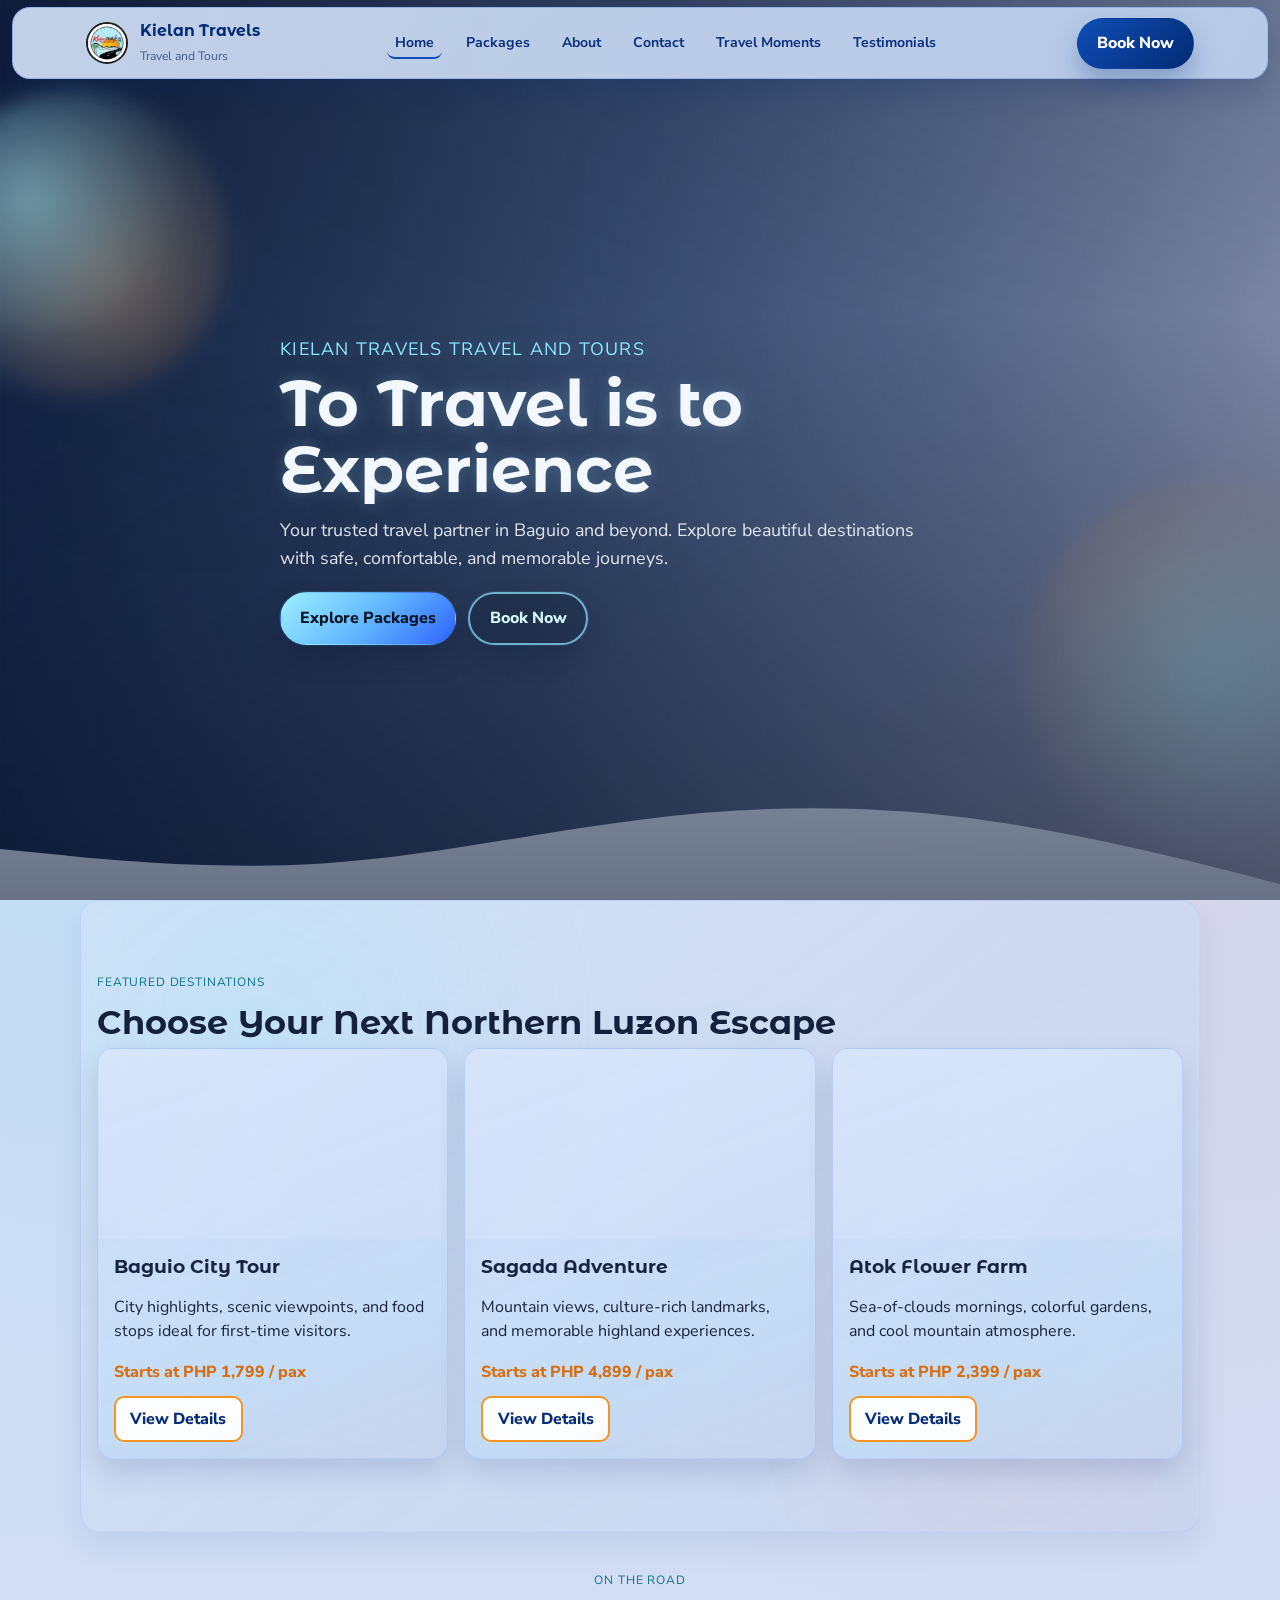
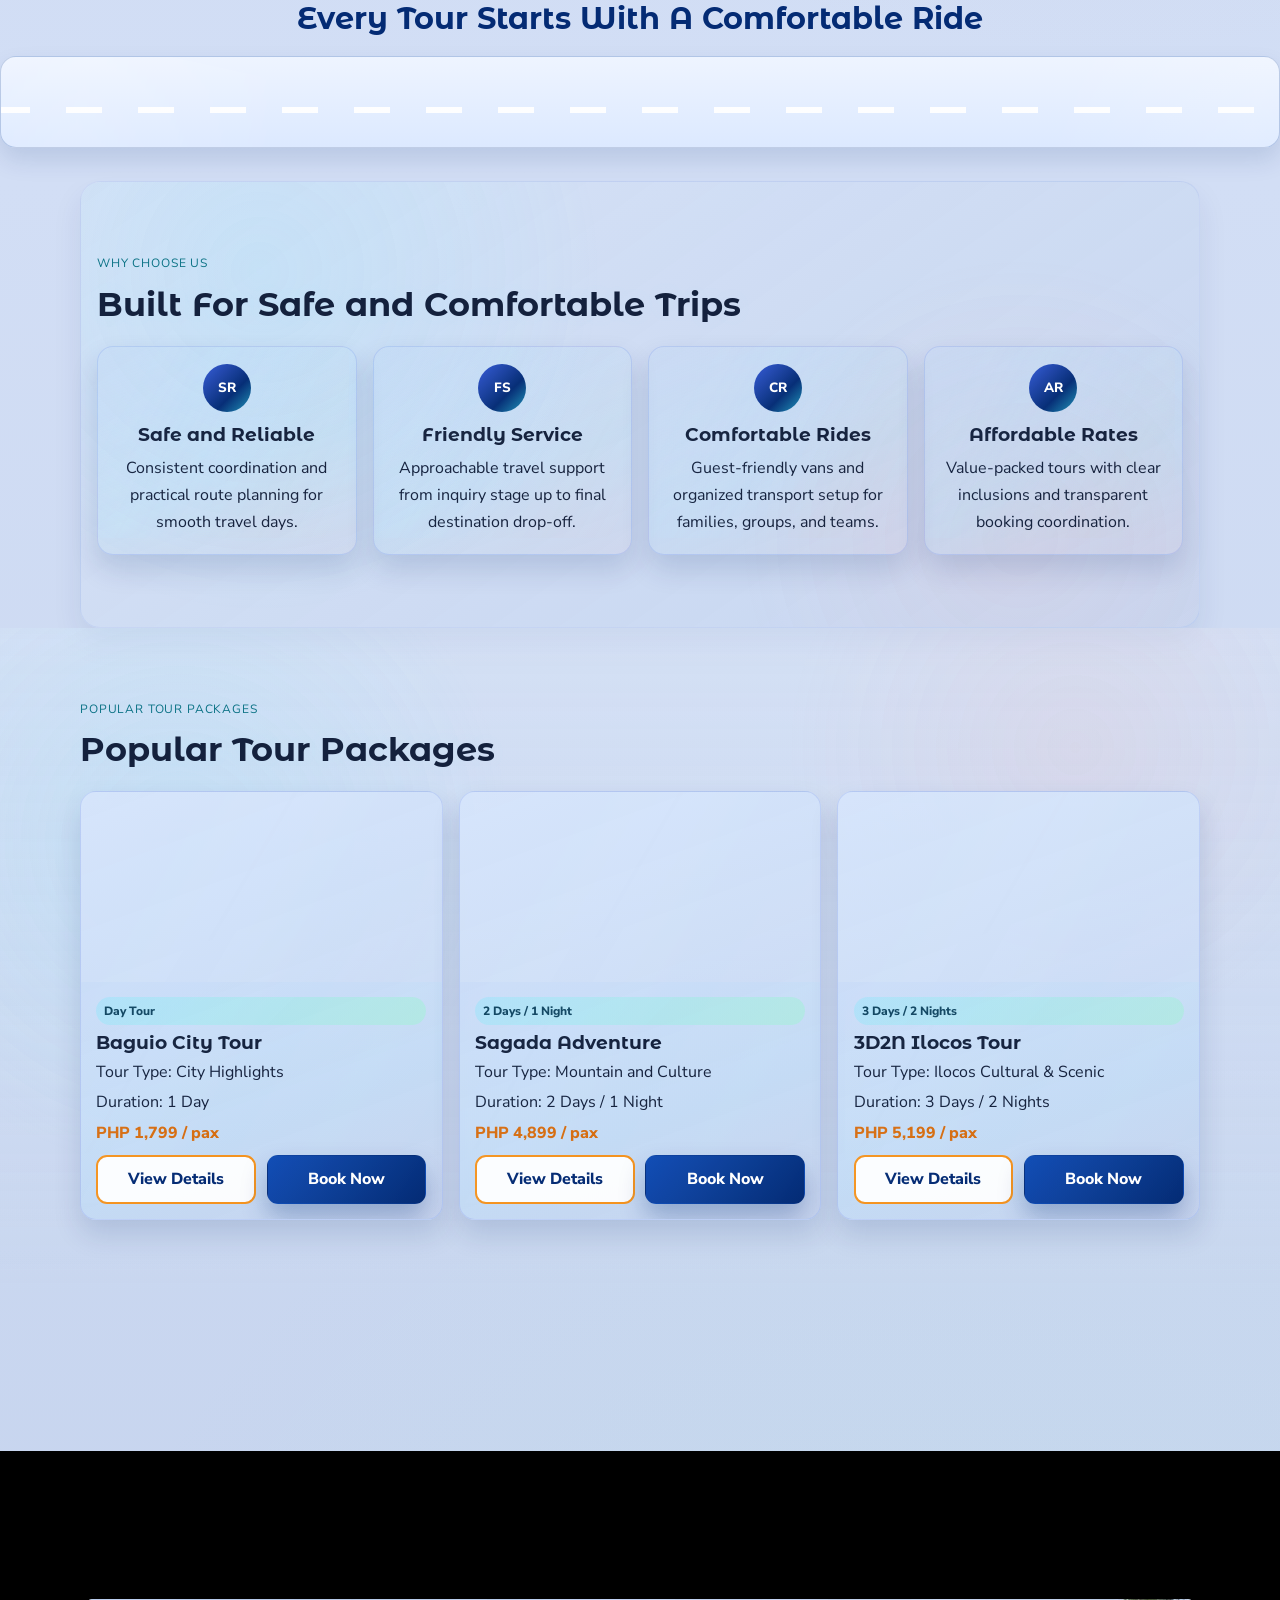
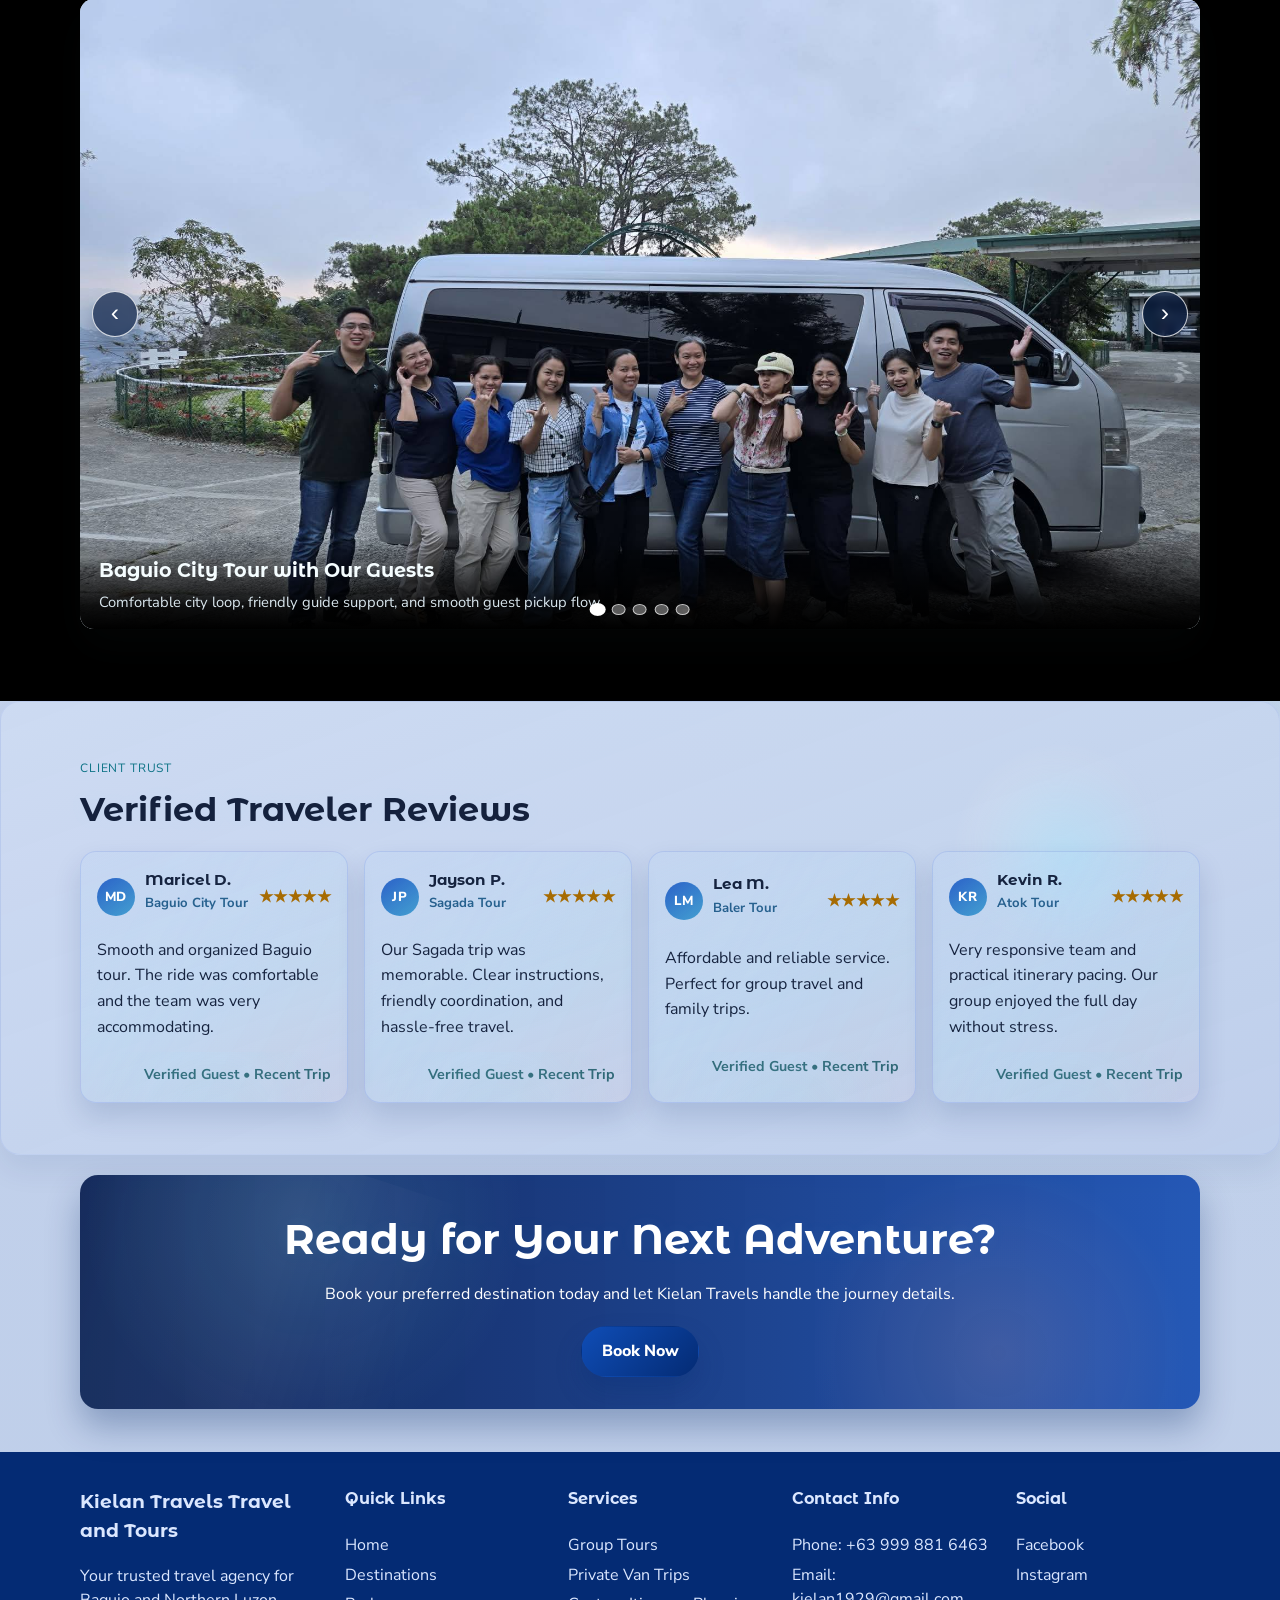
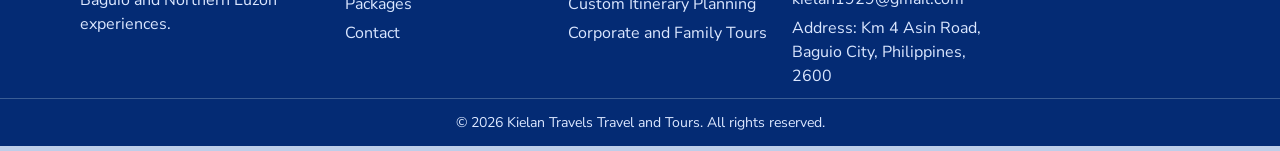
<file: index.html>
<!DOCTYPE html>
<html lang="en">
<head>
  <meta charset="UTF-8" />
  <meta name="viewport" content="width=device-width, initial-scale=1.0" />
  <title>Kielan Travels Travel and Tours | Baguio Tours and Transport</title>
  <meta
    name="description"
    content="Kielan Travels Travel and Tours is a Baguio-based travel and tour agency and transport service provider for Northern Luzon destinations."
  />
  <link rel="preconnect" href="https://fonts.googleapis.com" />
  <link rel="preconnect" href="https://fonts.gstatic.com" crossorigin />
  <link
    href="https://fonts.googleapis.com/css2?family=Montserrat+Alternates:wght@400;600;700;800&family=Nunito+Sans:wght@400;600;700&display=swap"
    rel="stylesheet"
  />
  <link rel="icon" type="image/jpeg" href="assets/logo.jpg" />
  <link rel="apple-touch-icon" href="assets/logo.jpg" />
  <link rel="stylesheet" href="styles.css?v=20260525" />
</head>
<body class="home-page">
  <header class="site-header" id="top">
    <nav class="navbar container">
      <a class="brand" href="#top" aria-label="Kielan Travels homepage">
        <img src="assets/logo.jpg" alt="Kielan Travels logo" />
        <div>
          <strong>Kielan Travels</strong>
          <span>Travel and Tours</span>
        </div>
      </a>

      <button class="nav-toggle" aria-label="Open menu" aria-expanded="false" aria-controls="nav-links">☰</button>

      <ul class="nav-links" id="nav-links">
        <li><a href="#top" class="is-active">Home</a></li>
        <li><a href="packages.html">Packages</a></li>
        <li><a href="about.html">About</a></li>
        <li><a href="contact.html">Contact</a></li>
        <li><a href="#featured-moments">Travel Moments</a></li>
        <li><a href="#testimonials">Testimonials</a></li>
        <li class="nav-mobile-book"><a href="booking.html#booking-form" class="btn btn-primary">Book Now</a></li>
      </ul>

      <a href="booking.html#booking-form" class="btn btn-primary nav-book-btn">Book Now</a>
    </nav>
  </header>

  <main>
    <section class="hero-visual reveal">
      <div class="hero-overlay">
        <div class="container hero-inner">
          <p class="eyebrow">Kielan Travels Travel and Tours</p>
          <h1>To Travel is to Experience</h1>
          <p>
            Your trusted travel partner in Baguio and beyond. Explore beautiful destinations with
            safe, comfortable, and memorable journeys.
          </p>
          <div class="hero-actions">
            <a href="#packages" class="btn btn-primary">Explore Packages</a>
            <a href="booking.html#booking-form" class="btn btn-outline">Book Now</a>
          </div>
        </div>
      </div>
      <div class="hero-wave" aria-hidden="true">
        <svg viewBox="0 0 1440 140" preserveAspectRatio="none">
          <path d="M0,88L60,93.3C120,99,240,109,360,102.7C480,96,600,72,720,58.7C840,45,960,43,1080,56C1200,69,1320,96,1380,109.3L1440,123L1440,140L1380,140C1320,140,1200,140,1080,140C960,140,840,140,720,140C600,140,480,140,360,140C240,140,120,140,60,140L0,140Z"></path>
        </svg>
      </div>
    </section>

    <section class="destinations section container" id="destinations">
      <div class="section-title">
        <p class="eyebrow">Featured Destinations</p>
        <h2>Choose Your Next Northern Luzon Escape</h2>
      </div>
      <div class="grid cards-3 featured-destination-grid">
        <article class="destination-card reveal">
          <img src="assets/images/destinations/baguio-burnham.png" alt="Baguio city park and road view" loading="lazy" decoding="async" />
          <div>
            <h3>Baguio City Tour</h3>
            <p>City highlights, scenic viewpoints, and food stops ideal for first-time visitors.</p>
            <p class="card-price">Starts at PHP 1,799 / pax</p>
            <a href="package-details.html?id=baguio-city" class="btn btn-outline card-btn">View Details</a>
          </div>
        </article>
        <article class="destination-card reveal">
          <img src="assets/images/destinations/sagada-sea-of-clouds.png" alt="Sagada mountain and sea of clouds landscape" loading="lazy" decoding="async" />
          <div>
            <h3>Sagada Adventure</h3>
            <p>Mountain views, culture-rich landmarks, and memorable highland experiences.</p>
            <p class="card-price">Starts at PHP 4,899 / pax</p>
            <a href="package-details.html?id=sagada-tour" class="btn btn-outline card-btn">View Details</a>
          </div>
        </article>
        <article class="destination-card reveal">
          <img src="assets/images/destinations/atok-flower-mountain.png" alt="Atok flower mountain destination view" loading="lazy" decoding="async" />
          <div>
            <h3>Atok Flower Farm</h3>
            <p>Sea-of-clouds mornings, colorful gardens, and cool mountain atmosphere.</p>
            <p class="card-price">Starts at PHP 2,399 / pax</p>
            <a href="package-details.html?id=atok-tour" class="btn btn-outline card-btn">View Details</a>
          </div>
        </article>
      </div>
    </section>

    <section class="road-strip section reveal" aria-label="Travel animation divider">
      <div class="container road-strip-inner">
        <p class="eyebrow">On The Road</p>
        <h2>Every Tour Starts With A Comfortable Ride</h2>
      </div>
      <div class="road-lane" aria-hidden="true">
        <div class="lane-markings"></div>
        <div class="car-drive">
          <span class="car-body"></span>
          <span class="car-top"></span>
          <span class="wheel wheel-front"></span>
          <span class="wheel wheel-back"></span>
        </div>
      </div>
    </section>

    <section class="why section container" id="why-kielan">
      <div class="section-title reveal">
        <p class="eyebrow">Why Choose Us</p>
        <h2>Built For Safe and Comfortable Trips</h2>
      </div>
      <div class="grid cards-4 trust-grid">
        <article class="benefit reveal trust-card">
          <span class="trust-icon" aria-hidden="true">SR</span>
          <h3>Safe and Reliable</h3>
          <p>Consistent coordination and practical route planning for smooth travel days.</p>
        </article>
        <article class="benefit reveal trust-card">
          <span class="trust-icon" aria-hidden="true">FS</span>
          <h3>Friendly Service</h3>
          <p>Approachable travel support from inquiry stage up to final destination drop-off.</p>
        </article>
        <article class="benefit reveal trust-card">
          <span class="trust-icon" aria-hidden="true">CR</span>
          <h3>Comfortable Rides</h3>
          <p>Guest-friendly vans and organized transport setup for families, groups, and teams.</p>
        </article>
        <article class="benefit reveal trust-card">
          <span class="trust-icon" aria-hidden="true">AR</span>
          <h3>Affordable Rates</h3>
          <p>Value-packed tours with clear inclusions and transparent booking coordination.</p>
        </article>
      </div>
    </section>

    <section class="packages section" id="packages">
      <div class="container">
        <div class="section-title reveal">
          <p class="eyebrow">Popular tour packages</p>
          <h2>Popular Tour Packages</h2>
        </div>

        <div class="grid cards-3 package-showcase-grid">
          <article class="package-card reveal package-showcase-card">
            <img src="assets/images/destinations/baguio-burnham.png" alt="Baguio city tour destination" loading="lazy" decoding="async" />
            <div class="package-showcase-content">
              <span class="tag">Day Tour</span>
              <h3>Baguio City Tour</h3>
              <p>Tour Type: City Highlights</p>
              <p>Duration: 1 Day</p>
              <p class="card-price">PHP 1,799 / pax</p>
              <div class="card-actions">
                <a href="package-details.html?id=baguio-city" class="btn btn-outline card-btn">View Details</a>
                <a href="booking.html?package=baguio-city" class="btn btn-primary card-btn">Book Now</a>
              </div>
            </div>
          </article>

          <article class="package-card reveal package-showcase-card">
            <img src="assets/images/destinations/sagada-sea-of-clouds.png" alt="Sagada mountain destination view" loading="lazy" decoding="async" />
            <div class="package-showcase-content">
            <span class="tag">2 Days / 1 Night</span>
              <h3>Sagada Adventure</h3>
              <p>Tour Type: Mountain and Culture</p>
              <p>Duration: 2 Days / 1 Night</p>
              <p class="card-price">PHP 4,899 / pax</p>
              <div class="card-actions">
                <a href="package-details.html?id=sagada-tour" class="btn btn-outline card-btn">View Details</a>
                <a href="booking.html?package=sagada-tour" class="btn btn-primary card-btn">Book Now</a>
              </div>
            </div>
          </article>

          <article class="package-card reveal package-showcase-card">
            <img src="assets/images/destinations/Patar.png" alt="Ilocos destination landscape" loading="lazy" decoding="async" />
            <div class="package-showcase-content">
            <span class="tag">3 Days / 2 Nights</span>
              <h3>3D2N Ilocos Tour</h3>
              <p>Tour Type: Ilocos Cultural & Scenic</p>
              <p>Duration: 3 Days / 2 Nights</p>
              <p class="card-price">PHP 5,199 / pax</p>
              <div class="card-actions">
                <a href="package-details.html?id=ilocos-tour" class="btn btn-outline card-btn">View Details</a>
                <a href="booking.html?package=ilocos-tour" class="btn btn-primary card-btn">Book Now</a>
              </div>
            </div>
          </article>
        </div>
      </div>
    </section>

    <section class="social-proof section container" aria-label="Kielan Travels social proof">
      <div class="grid cards-4 social-proof-grid">
        <article class="social-proof-card reveal">
          <p class="social-proof-value">100+</p>
          <p class="social-proof-label">Trips Organized</p>
        </article>
        <article class="social-proof-card reveal">
          <p class="social-proof-value">Baguio</p>
          <p class="social-proof-label">Baguio-Based Service</p>
        </article>
        <article class="social-proof-card reveal">
          <p class="social-proof-value">Flexible</p>
          <p class="social-proof-label">Group &amp; Private Tours</p>
        </article>
        <article class="social-proof-card reveal">
          <p class="social-proof-value">North PH</p>
          <p class="social-proof-label">Northern Luzon Destinations</p>
        </article>
      </div>
    </section>

    <section class="featured-moments section" id="featured-moments">
      <div class="container">
        <div class="section-title reveal">
          <p class="eyebrow">Featured Travel Moments</p>
          <h2>Travel Moments with Our Guests</h2>
        </div>

        <div class="moments-carousel reveal" data-carousel>
          <div class="moments-track" aria-live="polite">
            <article class="moment-slide is-active" data-slide>
              <img src="assets/images/moments/moment-1.jpg" alt="Group of guests during Baguio City Tour" loading="lazy" decoding="async" />
              <div class="moment-caption">
                <h3>Baguio City Tour with Our Guests</h3>
                <p>Comfortable city loop, friendly guide support, and smooth guest pickup flow.</p>
              </div>
            </article>
            <article class="moment-slide" data-slide>
              <img src="assets/images/moments/moment-2.jpg" alt="Travelers enjoying a Sagada destination stop" loading="lazy" decoding="async" />
              <div class="moment-caption">
                <h3>Sagada Travel Memories</h3>
                <p>Mountain views and clear coordination from departure to final drop-off.</p>
              </div>
            </article>
            <article class="moment-slide" data-slide>
              <img src="assets/images/moments/moment-3.jpg" alt="Atok group travel photo during mountain adventure" loading="lazy" decoding="async" />
              <div class="moment-caption">
                <h3>Atok Group Adventure</h3>
                <p>Cool-weather highland route paced for photo stops and group comfort.</p>
              </div>
            </article>
            <article class="moment-slide" data-slide>
              <img src="assets/images/moments/moment-4.jpg" alt="Guests during Baler beach trip" loading="lazy" decoding="async" />
              <div class="moment-caption">
                <h3>Baler Beach Trip</h3>
                <p>Coastal escape with practical scheduling and transport handled end-to-end.</p>
              </div>
            </article>
            <article class="moment-slide" data-slide>
              <img src="assets/images/moments/moment-5.jpg" alt="Happy travelers with Kielan Travels" loading="lazy" decoding="async" />
              <div class="moment-caption">
                <h3>Happy Travelers with Kielan Travels</h3>
                <p>Guest-first service that keeps family and barkada trips hassle-free.</p>
              </div>
            </article>
          </div>

          <button class="moment-control moment-prev" type="button" aria-label="Previous travel moment" data-carousel-prev>‹</button>
          <button class="moment-control moment-next" type="button" aria-label="Next travel moment" data-carousel-next>›</button>

          <div class="moment-dots" role="tablist" aria-label="Carousel slide controls">
            <button class="moment-dot is-active" type="button" aria-label="Show slide 1" aria-selected="true" data-carousel-dot="0"></button>
            <button class="moment-dot" type="button" aria-label="Show slide 2" aria-selected="false" data-carousel-dot="1"></button>
            <button class="moment-dot" type="button" aria-label="Show slide 3" aria-selected="false" data-carousel-dot="2"></button>
            <button class="moment-dot" type="button" aria-label="Show slide 4" aria-selected="false" data-carousel-dot="3"></button>
            <button class="moment-dot" type="button" aria-label="Show slide 5" aria-selected="false" data-carousel-dot="4"></button>
          </div>
        </div>
      </div>
    </section>

    <section class="testimonials section" id="testimonials">
      <div class="container">
        <div class="section-title reveal">
          <p class="eyebrow">Client trust</p>
          <h2>Verified Traveler Reviews</h2>
        </div>
        <div id="home-reviews-grid" class="grid cards-4 testimonials-grid" aria-live="polite"></div>
      </div>
    </section>

    <section class="final-cta section reveal" id="book">
      <div class="container final-cta-wrap">
        <h2>Ready for Your Next Adventure?</h2>
        <p>Book your preferred destination today and let Kielan Travels handle the journey details.</p>
        <div class="hero-actions">
          <a href="booking.html#booking-form" class="btn btn-primary">Book Now</a>
        </div>
      </div>
    </section>
  </main>

  <footer class="site-footer">
    <div class="container footer-grid footer-columns">
      <div>
        <h3>Kielan Travels Travel and Tours</h3>
        <p>Your trusted travel agency for Baguio and Northern Luzon experiences.</p>
      </div>
      <div>
        <h4>Quick Links</h4>
        <p><a href="#top">Home</a></p>
        <p><a href="#destinations">Destinations</a></p>
        <p><a href="#packages">Packages</a></p>
        <p><a href="contact.html">Contact</a></p>
      </div>
      <div>
        <h4>Services</h4>
        <p>Group Tours</p>
        <p>Private Van Trips</p>
        <p>Custom Itinerary Planning</p>
        <p>Corporate and Family Tours</p>
      </div>
      <div>
        <h4>Contact Info</h4>
        <p>Phone: +63 999 881 6463</p>
        <p>Email: kielan1929@gmail.com</p>
        <p>Address: Km 4 Asin Road, Baguio City, Philippines, 2600</p>
      </div>
      <div>
        <h4>Social</h4>
        <p><a href="https://www.facebook.com/KielanTravels" target="_blank" rel="noreferrer">Facebook</a></p>
        <p><a href="https://www.instagram.com/kielan_travels/" target="_blank" rel="noreferrer">Instagram</a></p>
      </div>
    </div>
    <p class="copyright">© 2026 Kielan Travels Travel and Tours. All rights reserved.</p>
  </footer>

  <script src="main.js?v=20260530"></script>
  <script src="script.js?v=20260530"></script>
</body>
</html>
</file>
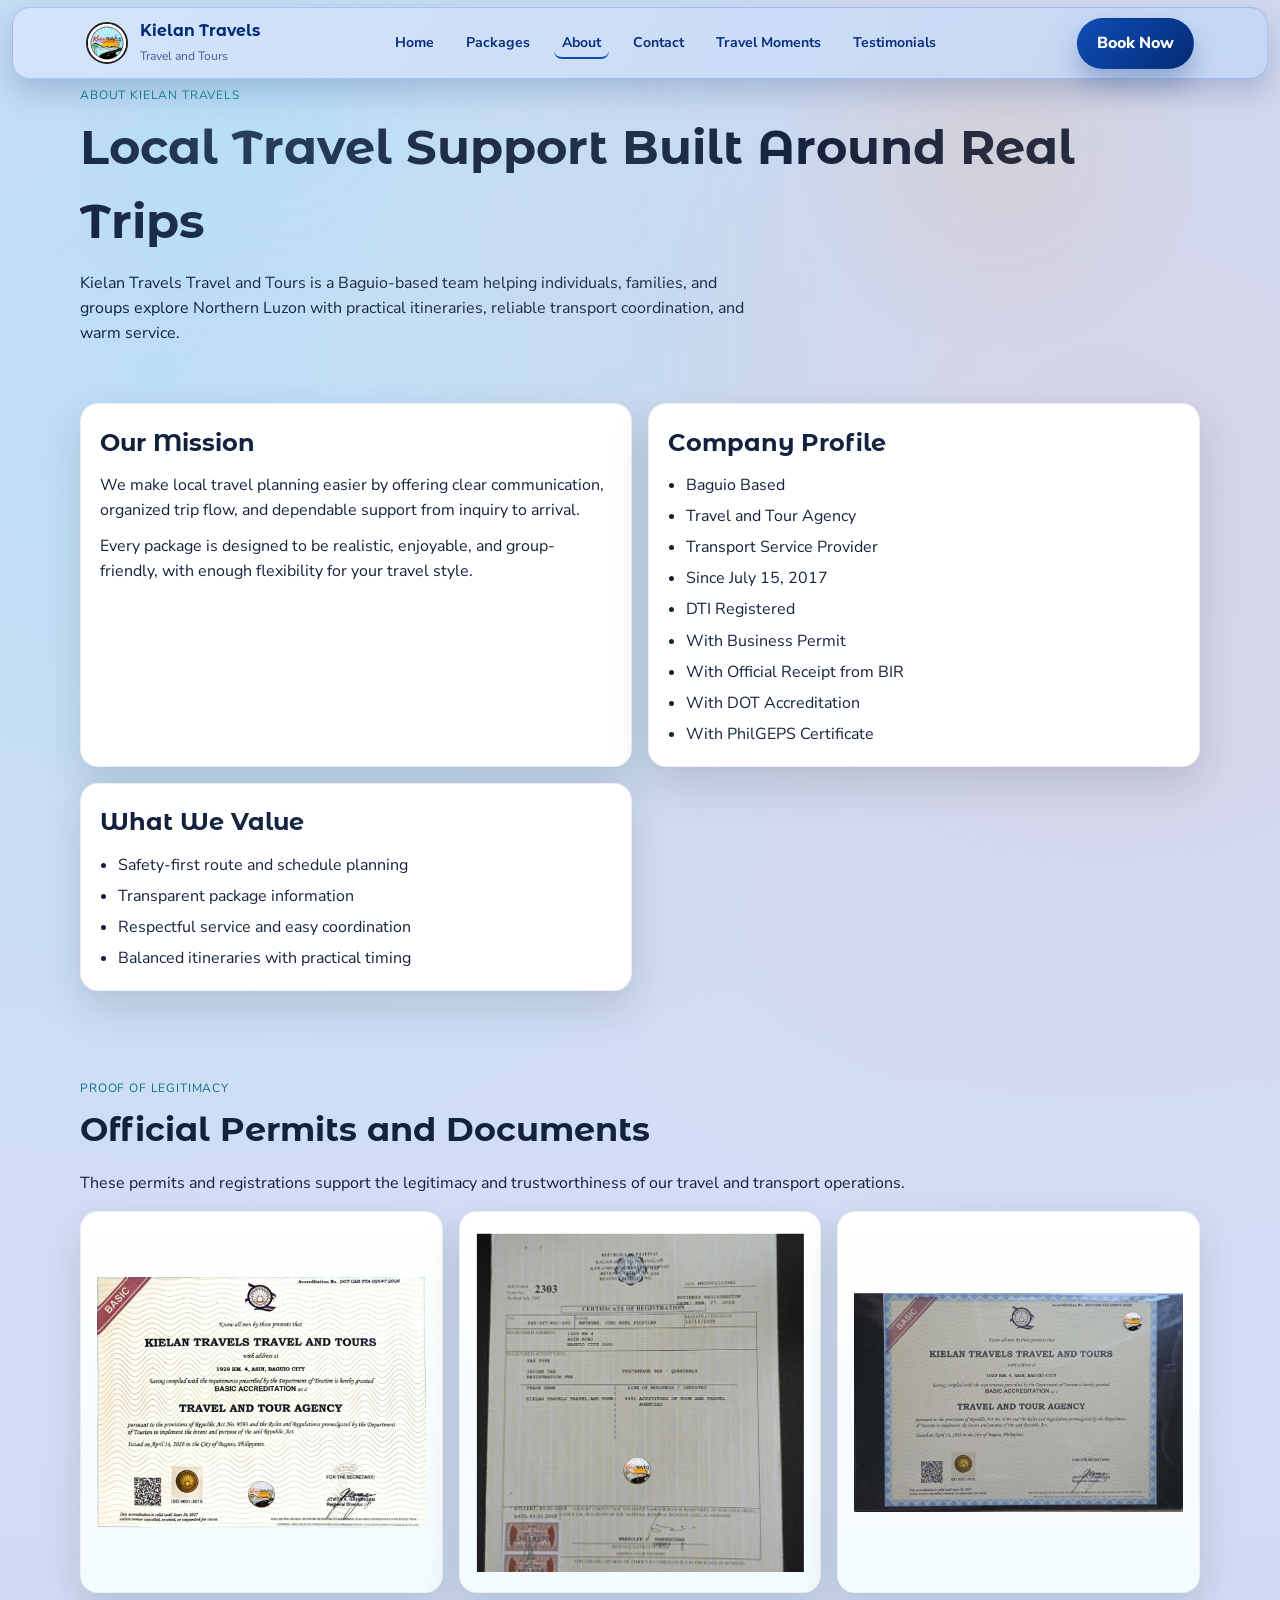
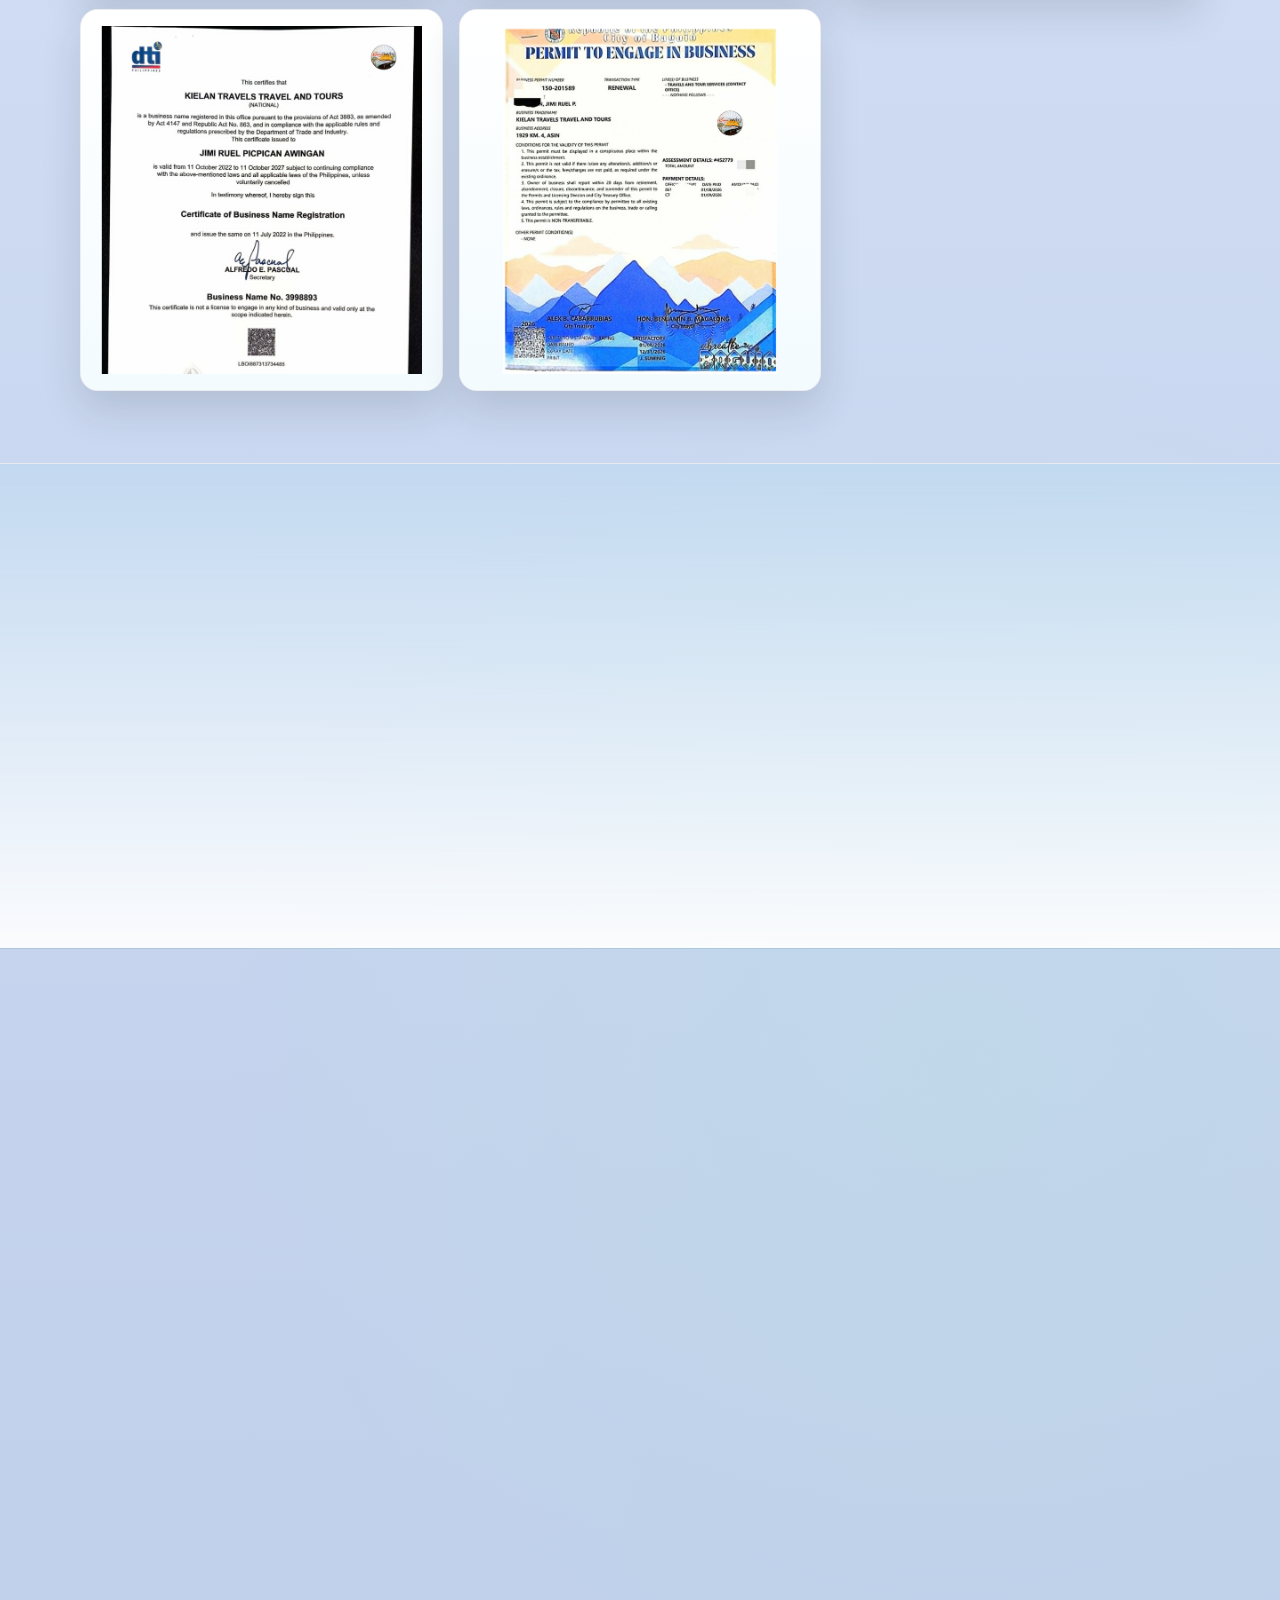
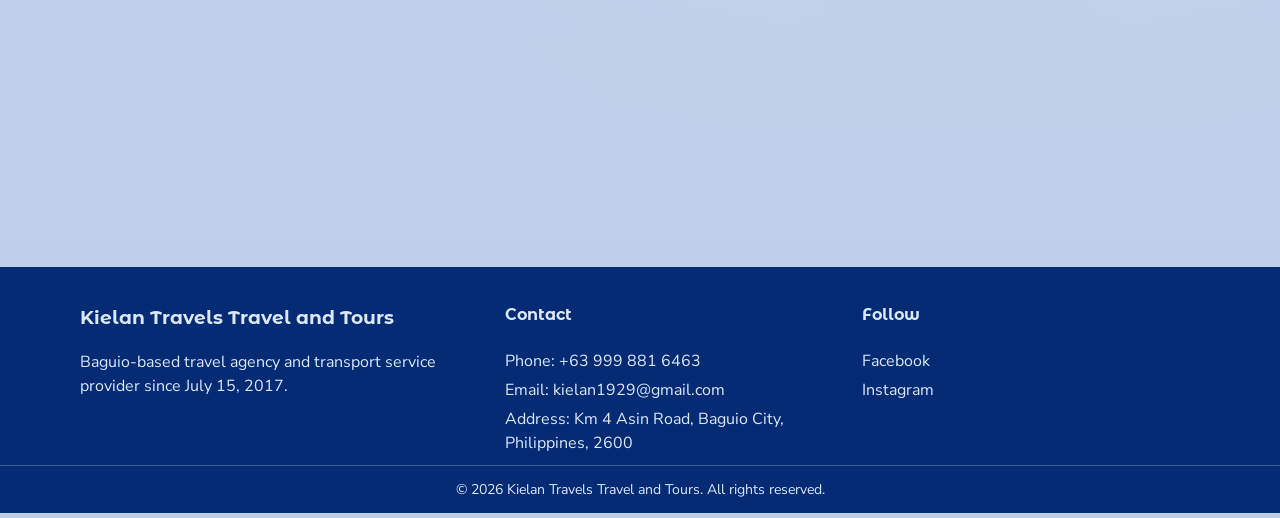
<file: about.html>
<!DOCTYPE html>
<html lang="en">
<head>
  <meta charset="UTF-8" />
  <meta name="viewport" content="width=device-width, initial-scale=1.0" />
  <title>About Us | Kielan Travels Travel and Tours</title>
  <meta
    name="description"
    content="Learn about Kielan Travels, our mission, and why travelers trust our Baguio-based travel and transport services."
  />
  <link rel="preconnect" href="https://fonts.googleapis.com" />
  <link rel="preconnect" href="https://fonts.gstatic.com" crossorigin />
  <link
    href="https://fonts.googleapis.com/css2?family=Montserrat+Alternates:wght@400;600;700;800&family=Nunito+Sans:wght@400;600;700&display=swap"
    rel="stylesheet"
  />
  <link rel="icon" type="image/jpeg" href="assets/logo.jpg" />
  <link rel="apple-touch-icon" href="assets/logo.jpg" />
  <link rel="stylesheet" href="styles.css?v=20260525" />
</head>
<body class="home-page">
  <header class="site-header" id="top">
    <nav class="navbar container">
      <a class="brand" href="index.html" aria-label="Kielan Travels homepage">
        <img src="assets/logo.jpg" alt="Kielan Travels circular company logo" />
        <div>
          <strong>Kielan Travels</strong>
          <span>Travel and Tours</span>
        </div>
      </a>

      <button class="nav-toggle" aria-label="Open menu" aria-expanded="false" aria-controls="nav-links">☰</button>

      <ul class="nav-links" id="nav-links">
        <li><a href="index.html">Home</a></li>
        <li><a href="packages.html">Packages</a></li>
        <li><a href="about.html" class="is-active">About</a></li>
        <li><a href="contact.html">Contact</a></li>
        <li><a href="index.html#featured-moments">Travel Moments</a></li>
        <li><a href="index.html#testimonials">Testimonials</a></li>
        <li class="nav-mobile-book"><a href="booking.html" class="btn btn-primary">Book Now</a></li>
      </ul>

      <a href="booking.html" class="btn btn-primary nav-book-btn">Book Now</a>
    </nav>
  </header>

  <main>
    <section class="page-banner container reveal">
      <p class="eyebrow">About Kielan Travels</p>
      <h1>Local Travel Support Built Around Real Trips</h1>
      <p>
        Kielan Travels Travel and Tours is a Baguio-based team helping individuals, families,
        and groups explore Northern Luzon with practical itineraries, reliable transport
        coordination, and warm service.
      </p>
    </section>

    <section class="section page-content">
      <div class="container page-grid-two">
        <article class="content-card reveal">
          <h2>Our Mission</h2>
          <p>
            We make local travel planning easier by offering clear communication, organized trip
            flow, and dependable support from inquiry to arrival.
          </p>
          <p>
            Every package is designed to be realistic, enjoyable, and group-friendly, with enough
            flexibility for your travel style.
          </p>
        </article>

        <article class="content-card reveal">
          <h2>Company Profile</h2>
          <ul>
            <li>Baguio Based</li>
            <li>Travel and Tour Agency</li>
            <li>Transport Service Provider</li>
            <li>Since July 15, 2017</li>
            <li>DTI Registered</li>
            <li>With Business Permit</li>
            <li>With Official Receipt from BIR</li>
            <li>With DOT Accreditation</li>
            <li>With PhilGEPS Certificate</li>
          </ul>
        </article>

        <article class="content-card reveal">
          <h2>What We Value</h2>
          <ul>
            <li>Safety-first route and schedule planning</li>
            <li>Transparent package information</li>
            <li>Respectful service and easy coordination</li>
            <li>Balanced itineraries with practical timing</li>
          </ul>
        </article>
      </div>
    </section>

    <section class="section page-content">
      <div class="container">
        <div class="section-title reveal">
          <p class="eyebrow">Proof of Legitimacy</p>
          <h2>Official Permits and Documents</h2>
          <p>These permits and registrations support the legitimacy and trustworthiness of our travel and transport operations.</p>
        </div>

        <div class="grid cards-3 permit-grid">
          <article class="benefit permit-card reveal">
            <img src="assets/images/Permits/1.png" alt="Official permit document 1" />
          </article>
          <article class="benefit permit-card reveal">
            <img src="assets/images/Permits/2.png" alt="Official permit document 2" />
          </article>
          <article class="benefit permit-card reveal">
            <img src="assets/images/Permits/3.png" alt="Official permit document 3" />
          </article>
          <article class="benefit permit-card reveal">
            <img src="assets/images/Permits/4.png" alt="Official permit document 4" />
          </article>
          <article class="benefit permit-card reveal">
            <img src="assets/images/Permits/5.png" alt="Official permit document 5" />
          </article>
        </div>
      </div>
    </section>

    <section class="section page-content page-highlight">
      <div class="container">
        <div class="section-title reveal">
          <p class="eyebrow">Why Travelers Choose Us</p>
          <h2>Why Book With Kielan Travels</h2>
        </div>

        <div class="grid cards-3">
          <article class="benefit reveal">
            <h3>Organized Packages</h3>
            <p>Clear package flow with practical timing, stopovers, and realistic destination pacing.</p>
          </article>
          <article class="benefit reveal">
            <h3>Reliable Coordination</h3>
            <p>From inquiry to departure, we provide consistent updates and route planning support.</p>
          </article>
          <article class="benefit reveal">
            <h3>Comfort and Assistance</h3>
            <p>Friendly travel assistance, comfortable transport setup, and local destination knowledge.</p>
          </article>
          <article class="benefit reveal">
            <h3>Clear Booking Process</h3>
            <p>We collect your trip details first, then provide confirmation and final package guidance.</p>
          </article>
          <article class="benefit reveal">
            <h3>Group-Friendly Planning</h3>
            <p>Private tours and large group requests can be arranged based on availability and schedule.</p>
          </article>
          <article class="benefit reveal">
            <h3>Destination Experience</h3>
            <p>Baguio-based operations help us manage weather, road conditions, and local travel realities.</p>
          </article>
        </div>
      </div>
    </section>

    <section class="section page-content">
      <div class="container page-grid-two">
        <article class="content-card reveal">
          <h2>Travel Reminders</h2>
          <ul class="reminder-list">
            <li>Bring a valid government-issued ID on travel day.</li>
            <li>Follow call time to avoid route delays for the whole group.</li>
            <li>Prepare personal medicine and essentials in advance.</li>
            <li>Pack light and bring weather-appropriate clothing.</li>
            <li>Check destination weather before your trip.</li>
            <li>Follow guide and coordinator instructions during tours.</li>
          </ul>
        </article>

        <article class="content-card reveal">
          <h2>Frequently Asked Questions</h2>
          <div class="faq-list">
            <details class="faq-item">
              <summary>How do I book a package?</summary>
              <p>Send your preferred package, date, and number of travelers through our booking form or Facebook page.</p>
            </details>
            <details class="faq-item">
              <summary>Is there a down payment?</summary>
              <p>Down payment requirements depend on package type, travel date, and supplier arrangements shared during confirmation.</p>
            </details>
            <details class="faq-item">
              <summary>Can we customize our itinerary?</summary>
              <p>Yes. We can adjust stopovers and pacing depending on route limits, weather, and schedule availability.</p>
            </details>
            <details class="faq-item">
              <summary>Are transportation and accommodation included?</summary>
              <p>Package inclusions vary. Each itinerary clearly shows what is included before final confirmation.</p>
            </details>
            <details class="faq-item">
              <summary>What should we bring?</summary>
              <p>Bring valid ID, personal medicine, weather-ready clothing, and enough cash for optional fees and meals.</p>
            </details>
            <details class="faq-item">
              <summary>Can groups request private tours?</summary>
              <p>Yes. Private group tours can be arranged based on schedule availability and destination requirements.</p>
            </details>
          </div>
        </article>
      </div>
    </section>

    <section class="booking-cta section container reveal">
      <h2>Plan Your Next Tour With Kielan Travels</h2>
      <p>Explore available routes and rates, then send your preferred travel date.</p>
      <div class="hero-actions">
        <a href="packages.html" class="btn btn-primary">Browse Packages</a>
        <a href="booking.html" class="btn btn-outline">Send Inquiry</a>
      </div>
    </section>
  </main>

  <footer class="site-footer">
    <div class="container footer-grid">
      <div>
        <h3>Kielan Travels Travel and Tours</h3>
        <p>Baguio-based travel agency and transport service provider since July 15, 2017.</p>
      </div>
      <div>
        <h4>Contact</h4>
        <p>Phone: +63 999 881 6463</p>
        <p>Email: kielan1929@gmail.com</p>
        <p>Address: Km 4 Asin Road, Baguio City, Philippines, 2600</p>
      </div>
      <div>
        <h4>Follow</h4>
        <p><a href="https://www.facebook.com/KielanTravels" target="_blank" rel="noreferrer">Facebook</a></p>
        <p><a href="https://www.instagram.com/kielan_travels/" target="_blank" rel="noreferrer">Instagram</a></p>
      </div>
    </div>
    <p class="copyright">© 2026 Kielan Travels Travel and Tours. All rights reserved.</p>
  </footer>

  <script src="script.js?v=20260530"></script>
</body>
</html>
</file>
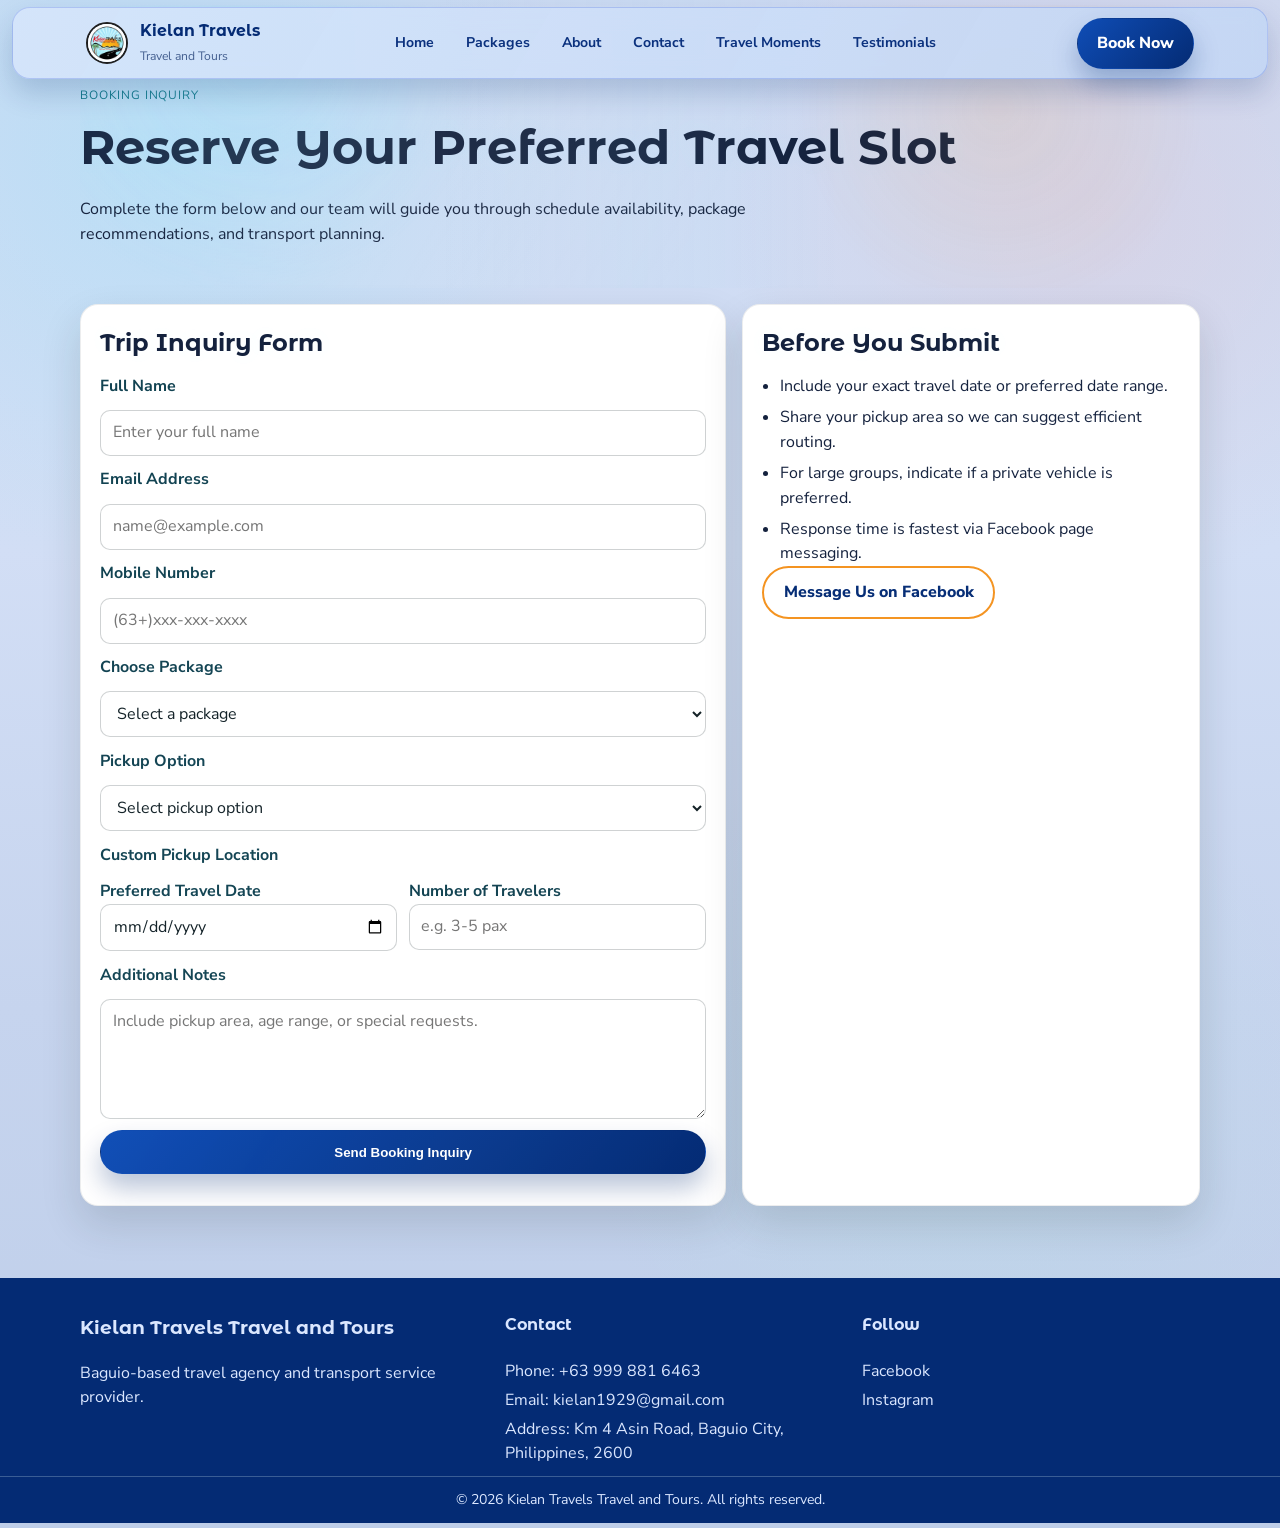
<file: booking.html>
<!DOCTYPE html>
<html lang="en">
<head>
  <meta charset="UTF-8" />
  <meta name="viewport" content="width=device-width, initial-scale=1.0" />
  <title>Booking Inquiry | Kielan Travels Travel and Tours</title>
  <meta
    name="description"
    content="Submit your Kielan Travels booking inquiry with destination, dates, and group details."
  />
  <link rel="preconnect" href="https://fonts.googleapis.com" />
  <link rel="preconnect" href="https://fonts.gstatic.com" crossorigin />
  <link
    href="https://fonts.googleapis.com/css2?family=Montserrat+Alternates:wght@400;600;700;800&family=Nunito+Sans:wght@400;600;700&display=swap"
    rel="stylesheet"
  />
  <link rel="icon" type="image/jpeg" href="assets/logo.jpg" />
  <link rel="apple-touch-icon" href="assets/logo.jpg" />
  <link rel="stylesheet" href="styles.css?v=20260525" />
</head>
<body class="home-page">
  <header class="site-header" id="top">
    <nav class="navbar container">
      <a class="brand" href="index.html" aria-label="Kielan Travels homepage">
        <img src="assets/logo.jpg" alt="Kielan Travels circular company logo" />
        <div>
          <strong>Kielan Travels</strong>
          <span>Travel and Tours</span>
        </div>
      </a>

      <button class="nav-toggle" aria-label="Open menu" aria-expanded="false" aria-controls="nav-links">☰</button>

      <ul class="nav-links" id="nav-links">
        <li><a href="index.html">Home</a></li>
        <li><a href="packages.html">Packages</a></li>
        <li><a href="about.html">About</a></li>
        <li><a href="contact.html">Contact</a></li>
        <li><a href="index.html#featured-moments">Travel Moments</a></li>
        <li><a href="index.html#testimonials">Testimonials</a></li>
        <li class="nav-mobile-book"><a href="booking.html" class="btn btn-primary">Book Now</a></li>
      </ul>

      <a href="booking.html" class="btn btn-primary nav-book-btn">Book Now</a>
    </nav>
  </header>

  <main>
    <section class="page-banner container reveal">
      <p class="eyebrow">Booking Inquiry</p>
      <h1>Reserve Your Preferred Travel Slot</h1>
      <p>
        Complete the form below and our team will guide you through schedule availability,
        package recommendations, and transport planning.
      </p>
    </section>

    <section class="section page-content">
      <div class="container form-layout">
        <section class="content-card reveal" aria-labelledby="booking-form-title">
          <h2 id="booking-form-title">Trip Inquiry Form</h2>
          <form class="inquiry-form email-form" id="booking-form" action="https://formspree.io/f/xwvzldgd" method="POST">
            <!-- Form submissions are sent through Formspree. Booking form is connected to Formspree. -->
            <input type="hidden" name="_subject" value="New Booking Inquiry - Kielan Travels" />
            <input type="hidden" name="_next" value="booking.html" />
            <label for="booking-name">Full Name</label>
            <input
              id="booking-name"
              name="name"
              type="text"
              placeholder="Enter your full name"
              pattern="[A-Za-z][A-Za-z\s'.-]*"
              title="Name must contain letters only (spaces, apostrophe, period, and hyphen are allowed)."
              required
            />

            <label for="booking-email">Email Address</label>
            <input id="booking-email" name="email" type="email" placeholder="name@example.com" required />

            <label for="booking-phone">Mobile Number</label>
            <input
              id="booking-phone"
              name="phone"
              type="tel"
              placeholder="(63+)xxx-xxx-xxxx"
              inputmode="numeric"
              pattern="09\d{2}-\d{3}-\d{4}"
              maxlength="13"
              title="Use this format: (63+)xxx-xxx-xxxx"
              required
            />

            <label for="booking-package">Choose Package</label>
            <select id="booking-package" name="package" required>
              <option value="">Select a package</option>
              <option value="baguio-city">Baguio City Tour</option>
              <option value="atok-tour">Atok Tour</option>
              <option value="sagada-tour">Sagada Tour</option>
              <option value="ilocos-tour">3D2N Ilocos Tour</option>
              <option value="bolinao-100-islands">2D1N Bolinao - 100 Islands</option>
              <option value="banaue-batad">3D2N Banaue / Batad Tour</option>
            </select>

            <label for="booking-package-option" id="booking-package-option-label">Select Package Type</label>
            <select id="booking-package-option" name="package_option" hidden>
              <option value="">Select package type</option>
              <option value="sagada-3d2n">3D2N Sagada Joiners Tour Package</option>
              <option value="sagada-2d1n-manila">2D1N Sagada Tour (Manila Pick-up)</option>
              <option value="sagada-2d1n-baguio">2D1N Sagada Tour (Baguio Pick-up)</option>
            </select>

            <label for="booking-pickup">Pickup Option</label>
            <select id="booking-pickup" name="pickup" required>
              <option value="">Select pickup option</option>
              <option value="Baguio Pick-up & Drop">Baguio Pick-up & Drop</option>
              <option value="Manila Pick-up & Drop">Manila Pick-up & Drop</option>
              <option value="other">Other / Please specify</option>
            </select>

            <label for="booking-pickup-custom">Custom Pickup Location</label>
            <input
              id="booking-pickup-custom"
              name="pickup_custom"
              type="text"
              placeholder="Tell us your preferred pickup area (Price may Vary)"
              hidden
            />

            <div class="form-row-two">
              <div>
                <label for="booking-date">Preferred Travel Date</label>
                <input id="booking-date" name="date" type="date" required />
              </div>
              <div>
                <label for="booking-pax">Number of Travelers</label>
                <input
                  id="booking-pax"
                  name="pax"
                  type="text"
                  inputmode="numeric"
                  pattern="\d+(?:-\d+)?"
                  placeholder="e.g. 3-5 pax"
                  title="Use numbers only, or a range like 3-5."
                  required
                />
              </div>
            </div>

            <label for="booking-notes">Additional Notes</label>
            <textarea
              id="booking-notes"
              name="notes"
              rows="4"
              placeholder="Include pickup area, age range, or special requests."
            ></textarea>

            <button class="btn btn-primary" type="submit">Send Booking Inquiry</button>
            <p class="form-feedback" data-form-feedback aria-live="polite"></p>
          </form>
        </section>

        <article class="content-card reveal">
          <h2>Before You Submit</h2>
          <ul>
            <li>Include your exact travel date or preferred date range.</li>
            <li>Share your pickup area so we can suggest efficient routing.</li>
            <li>For large groups, indicate if a private vehicle is preferred.</li>
            <li>Response time is fastest via Facebook page messaging.</li>
          </ul>
          <a class="btn btn-outline" href="https://www.facebook.com/KielanTravels" target="_blank" rel="noreferrer">Message Us on Facebook</a>
        </article>
      </div>
    </section>

    <section
      class="section page-highlight down-payment-section"
      id="down-payment-section"
      aria-labelledby="down-payment-title"
      hidden
    >
      <div class="container payment-flow-layout">
        <article class="content-card reveal payment-guide-card">
          <p class="eyebrow">After Booking Submission</p>
          <h2 id="down-payment-title">Booking Procedure and Down Payment</h2>
          <p>
            Booking is <strong>not accepted</strong> until down payment is sent and manually checked by
            the owner of Kielan Travels.
          </p>
          <p class="procedure-emphasis"><strong>Reservation Fee:</strong> P500 per pax</p>
          <ul class="payment-reminders-list">
            <li>Deposit your reservation fee of P500/pax using one of the payment options below.</li>
            <li>For faster payment, use BDO or Maya QR, then send your receipt immediately.</li>
            <li>After deposit is made, send a copy of your deposit slip immediately for confirmation.</li>
            <li>Failure to send proof means no reservation.</li>
            <li>Remaining balance will be collected by authorized personnel upon pickup.</li>
          </ul>
          <a class="btn btn-outline" href="https://www.facebook.com/KielanTravels" target="_blank" rel="noreferrer">Send Receipt on Facebook</a>
        </article>

        <article class="content-card reveal">
          <h3>Payment Methods</h3>
          <div class="payment-methods-grid" aria-label="Available payment methods">
            <article class="payment-method-card">
              <h4>Landbank</h4>
              <p><strong>Account Name:</strong> Kielan Travels Travel and Tours</p>
              <p><strong>Account Number:</strong> 3551018562</p>
            </article>

            <article class="payment-method-card">
              <h4>BDO</h4>
              <p><strong>Account Name:</strong> Jimi Ruel Awingan</p>
              <p><strong>Account Number:</strong> 008500020259</p>
              <img
                class="payment-qr-image"
                src="assets/images/payments/BDO.jpg"
                alt="BDO QR code for Kielan Travels reservation payment"
                onerror="this.style.display='none'"
                loading="lazy"
                decoding="async"
              />
            </article>

            <article class="payment-method-card">
              <h4>Maya</h4>
              <p><strong>Account Name:</strong> Jimi Ruel Awingan</p>
              <p><strong>Account Number:</strong> +639998816463</p>
              <img
                class="payment-qr-image"
                src="assets/images/payments/Maya.jpg"
                alt="Maya QR code for Kielan Travels reservation payment"
                onerror="this.style.display='none'"
                loading="lazy"
                decoding="async"
              />
            </article>

            <article class="payment-method-card">
              <h4>GCash</h4>
              <p><strong>Account Name:</strong> Jimi Ruel Awingan</p>
              <p><strong>Account Number:</strong> +639271481795</p>
              <img
                class="payment-qr-image"
                src="assets/images/payments/GCASH.jpg"
                alt="GCash QR code for Kielan Travels reservation payment"
                onerror="this.style.display='none'"
                loading="lazy"
                decoding="async"
              />
            </article>
          </div>
        </article>
      </div>

      <div class="container section terms-block-wrap">
        <article class="content-card reveal">
          <p class="eyebrow">Terms and Conditions</p>
          <h3>Reservation Policy</h3>
          <ul class="terms-list">
            <li>P500/pax is required as reservation fee.</li>
            <li>Reservation fees are not refundable but rebookable and/or transferable.</li>
            <li>Reservation fees are deductible from the package rate. Rules on payments are strictly implemented.</li>
            <li>Confirmed bookings are strictly non-refundable but transferable.</li>
            <li>Cancellation 10 days before the tour is non-refundable and non-transferable.</li>
            <li>No seat reservation or arrangement. First come, first serve basis.</li>
            <li>Pack light. Trolley is not allowed for joiners tour.</li>
            <li>Kielan Travels Travel and Tours has the right to change itinerary without prior notice for safety or operational reasons.</li>
            <li>Kielan Travels Travel and Tours may cancel joiners tour if minimum pax is not met.</li>
            <li>Kielan Travels Travel and Tours may cancel any booked tour if circumstances affect tour procedures.</li>
            <li>All reservation fee deposits will be refunded if rescheduling is not possible.</li>
            <li>An additional option is transferring booked guests to a partner agency with same rate and inclusions.</li>
            <li>Refunds are processed only through BDO, Landbank, Maya, or GCash accounts.</li>
            <li>Service charges may be deducted from reservation fees if applicable.</li>
          </ul>
          <p class="terms-tag">#KielanTravels</p>
        </article>
      </div>
    </section>
  </main>

  <footer class="site-footer">
    <div class="container footer-grid">
      <div>
        <h3>Kielan Travels Travel and Tours</h3>
        <p>Baguio-based travel agency and transport service provider.</p>
      </div>
      <div>
        <h4>Contact</h4>
        <p>Phone: +63 999 881 6463</p>
        <p>Email: kielan1929@gmail.com</p>
        <p>Address: Km 4 Asin Road, Baguio City, Philippines, 2600</p>
      </div>
      <div>
        <h4>Follow</h4>
        <p><a href="https://www.facebook.com/KielanTravels" target="_blank" rel="noreferrer">Facebook</a></p>
        <p><a href="https://www.instagram.com/kielan_travels/" target="_blank" rel="noreferrer">Instagram</a></p>
      </div>
    </div>
    <p class="copyright">© 2026 Kielan Travels Travel and Tours. All rights reserved.</p>
  </footer>

  <script src="script.js?v=20260530"></script>
</body>
</html>
</file>
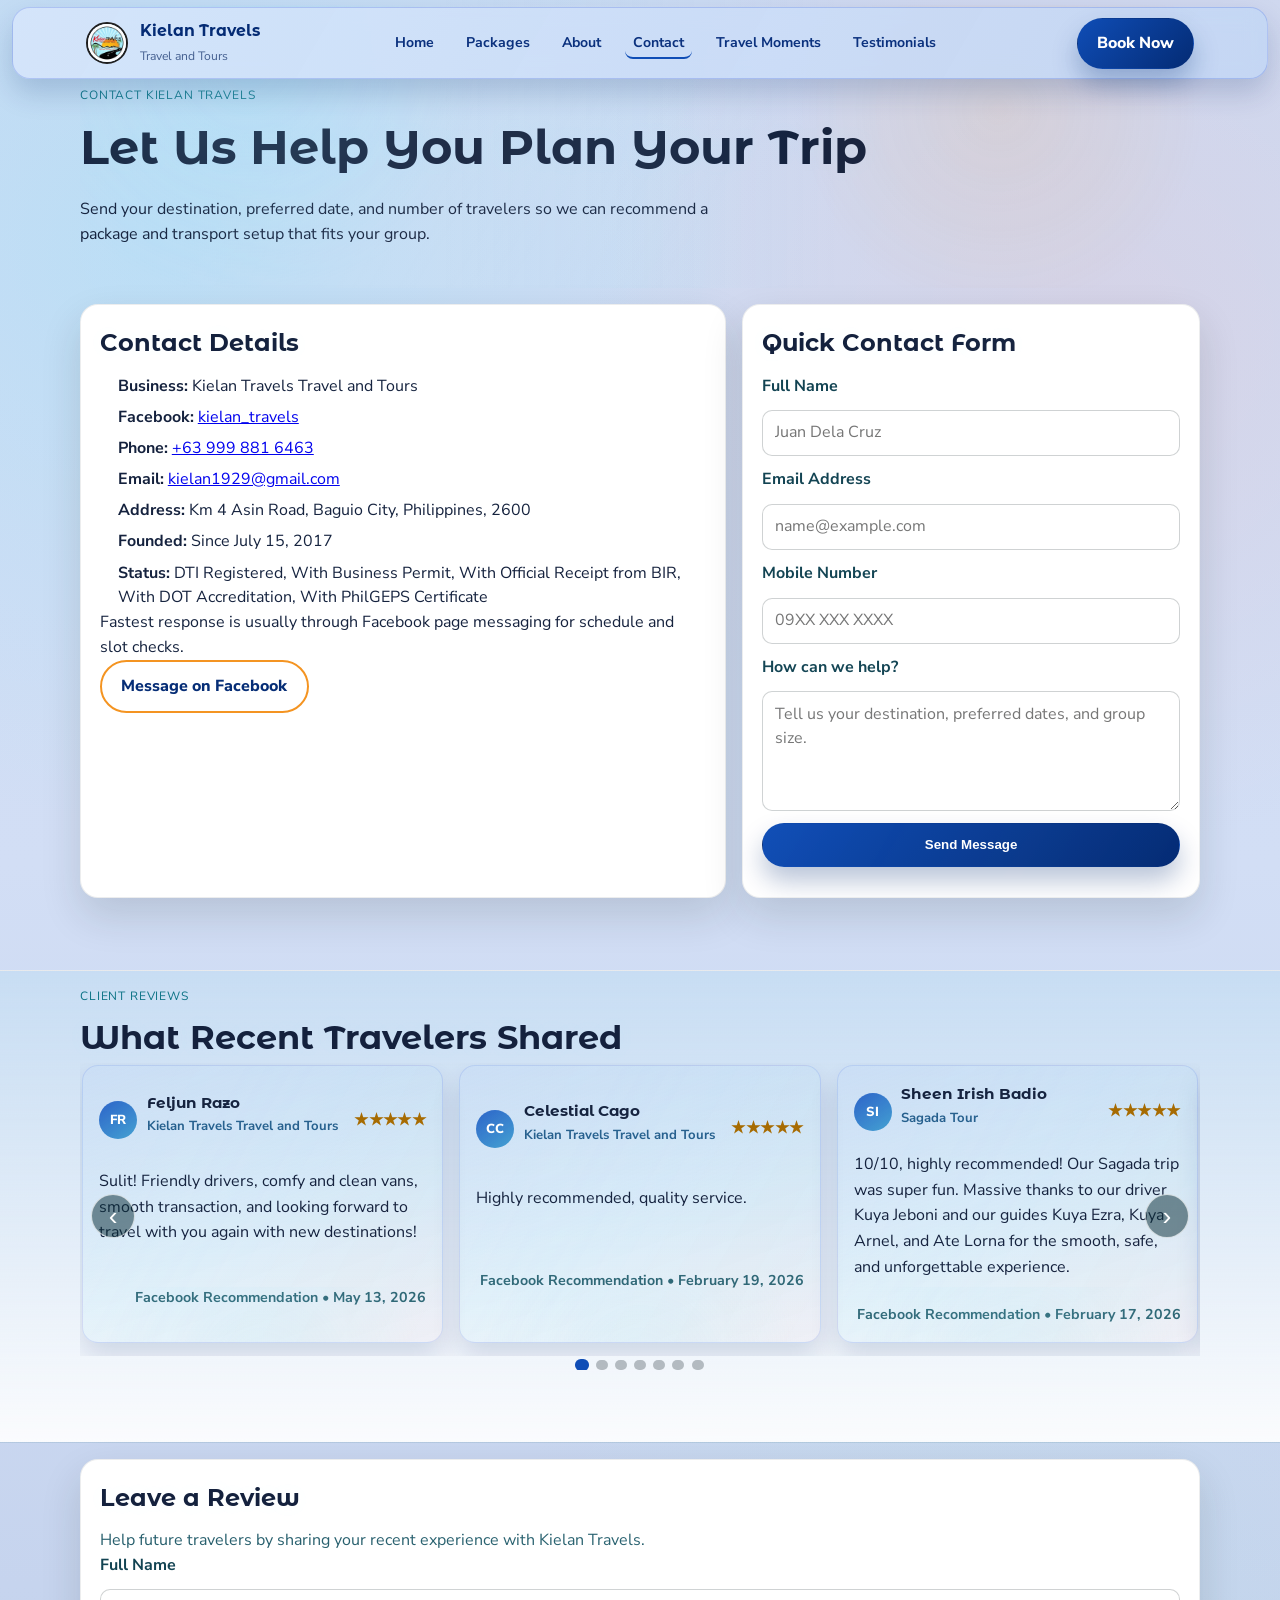
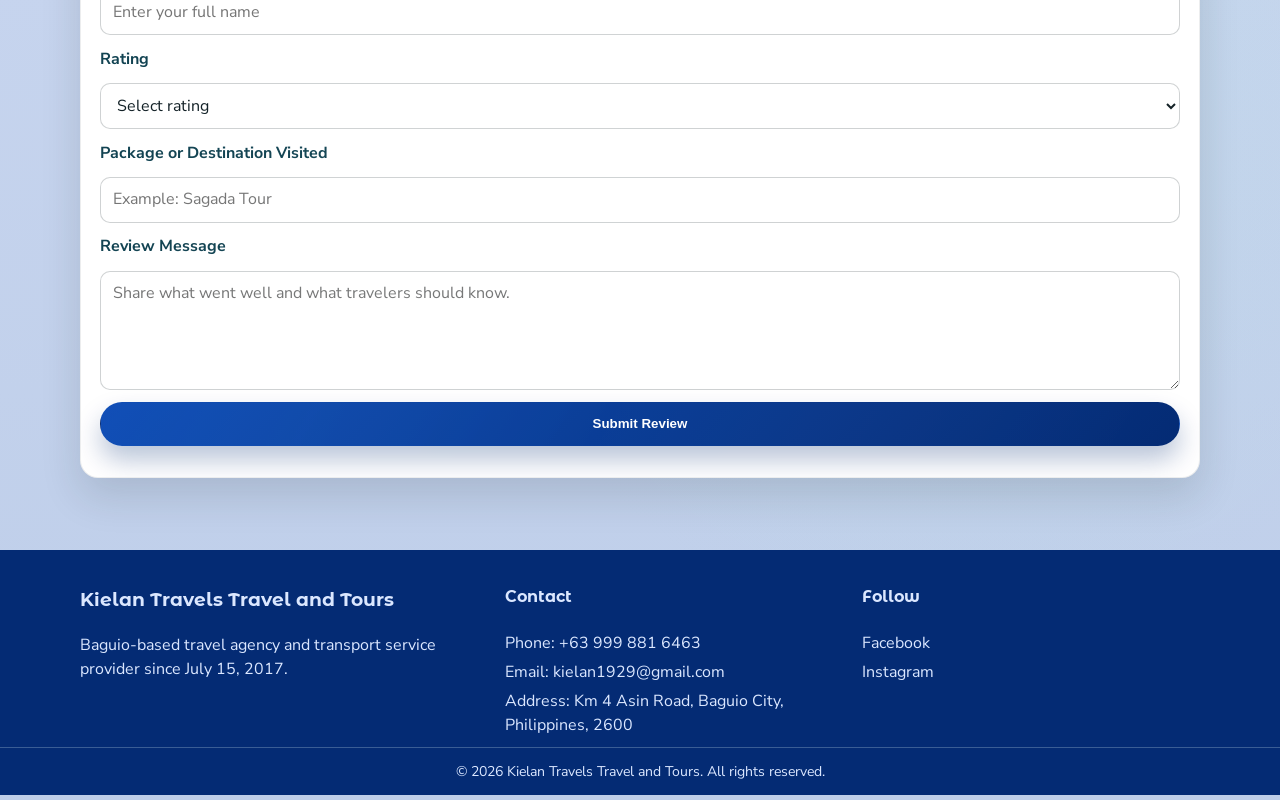
<file: contact.html>
<!DOCTYPE html>
<html lang="en">
<head>
  <meta charset="UTF-8" />
  <meta name="viewport" content="width=device-width, initial-scale=1.0" />
  <title>Contact Us | Kielan Travels Travel and Tours</title>
  <meta
    name="description"
    content="Contact Kielan Travels for package inquiries, transport questions, and trip schedule requests."
  />
  <link rel="preconnect" href="https://fonts.googleapis.com" />
  <link rel="preconnect" href="https://fonts.gstatic.com" crossorigin />
  <link
    href="https://fonts.googleapis.com/css2?family=Montserrat+Alternates:wght@400;600;700;800&family=Nunito+Sans:wght@400;600;700&display=swap"
    rel="stylesheet"
  />
  <link rel="icon" type="image/jpeg" href="assets/logo.jpg" />
  <link rel="apple-touch-icon" href="assets/logo.jpg" />
  <link rel="stylesheet" href="styles.css?v=20260525" />
</head>
<body class="home-page">
  <header class="site-header" id="top">
    <nav class="navbar container">
      <a class="brand" href="index.html" aria-label="Kielan Travels homepage">
        <img src="assets/logo.jpg" alt="Kielan Travels circular company logo" />
        <div>
          <strong>Kielan Travels</strong>
          <span>Travel and Tours</span>
        </div>
      </a>

      <button class="nav-toggle" aria-label="Open menu" aria-expanded="false" aria-controls="nav-links">☰</button>

      <ul class="nav-links" id="nav-links">
        <li><a href="index.html">Home</a></li>
        <li><a href="packages.html">Packages</a></li>
        <li><a href="about.html">About</a></li>
        <li><a href="contact.html" class="is-active">Contact</a></li>
        <li><a href="index.html#featured-moments">Travel Moments</a></li>
        <li><a href="index.html#testimonials">Testimonials</a></li>
        <li class="nav-mobile-book"><a href="booking.html" class="btn btn-primary">Book Now</a></li>
      </ul>

      <a href="booking.html" class="btn btn-primary nav-book-btn">Book Now</a>
    </nav>
  </header>

  <main>
    <section class="page-banner container reveal">
      <p class="eyebrow">Contact Kielan Travels</p>
      <h1>Let Us Help You Plan Your Trip</h1>
      <p>
        Send your destination, preferred date, and number of travelers so we can recommend
        a package and transport setup that fits your group.
      </p>
    </section>

    <section class="section page-content">
      <div class="container form-layout">
        <article class="content-card reveal">
          <h2>Contact Details</h2>
          <ul class="contact-list">
            <li><strong>Business:</strong> Kielan Travels Travel and Tours</li>
            <li><strong>Facebook:</strong> <a href="https://www.facebook.com/KielanTravels" target="_blank" rel="noreferrer">kielan_travels</a></li>
            <li><strong>Phone:</strong> <a href="tel:+639998816463">+63 999 881 6463</a></li>
            <li><strong>Email:</strong> <a href="mailto:kielan1929@gmail.com">kielan1929@gmail.com</a></li>
            <li><strong>Address:</strong> Km 4 Asin Road, Baguio City, Philippines, 2600</li>
            <li><strong>Founded:</strong> Since July 15, 2017</li>
            <li><strong>Status:</strong> DTI Registered, With Business Permit, With Official Receipt from BIR, With DOT Accreditation, With PhilGEPS Certificate</li>
          </ul>
          <p>
            Fastest response is usually through Facebook page messaging for schedule and slot checks.
          </p>
          <a class="btn btn-outline" href="https://www.facebook.com/KielanTravels" target="_blank" rel="noreferrer">Message on Facebook</a>
        </article>

        <section class="content-card reveal" aria-labelledby="contact-form-title">
          <h2 id="contact-form-title">Quick Contact Form</h2>
          <form class="inquiry-form email-form" id="contact-form" action="https://formspree.io/f/xbdbgvnr" method="POST">
            <!-- Form submissions are sent through Formspree. Contact form is connected to Formspree. -->
            <input type="hidden" name="_subject" value="New Contact Inquiry - Kielan Travels" />
            <input type="hidden" name="_next" value="contact.html" />
            <label for="contact-name">Full Name</label>
            <input id="contact-name" name="name" type="text" placeholder="Juan Dela Cruz" required />

            <label for="contact-email">Email Address</label>
            <input id="contact-email" name="email" type="email" placeholder="name@example.com" required />

            <label for="contact-phone">Mobile Number</label>
            <input id="contact-phone" name="phone" type="tel" placeholder="09XX XXX XXXX" required />

            <label for="contact-message">How can we help?</label>
            <textarea
              id="contact-message"
              name="message"
              rows="4"
              placeholder="Tell us your destination, preferred dates, and group size."
              required
            ></textarea>

            <button class="btn btn-primary" type="submit">Send Message</button>
            <p class="form-feedback" data-form-feedback aria-live="polite"></p>
          </form>
        </section>
      </div>
    </section>

    <section class="section page-content page-highlight" id="client-reviews">
      <div class="container">
        <div class="section-title reveal">
          <p class="eyebrow">Client Reviews</p>
          <h2>What Recent Travelers Shared</h2>
        </div>
        <div id="approved-reviews-grid" class="grid cards-3" aria-live="polite"></div>
      </div>
    </section>

    <section class="section page-content" id="leave-review">
      <div class="container">
        <section class="content-card reveal" aria-labelledby="leave-review-title">
          <h2 id="leave-review-title">Leave a Review</h2>
          <p class="form-note">
            Help future travelers by sharing your recent experience with Kielan Travels.
          </p>
          <!-- Backend integration point: connect form submission to PHP + MySQL reviews table.
               New entries should be saved with status='pending' and shown publicly only after status='approved'. -->
          <form class="inquiry-form" id="leave-review-form" action="#" method="post">
            <label for="review-full-name">Full Name</label>
            <input id="review-full-name" name="full_name" type="text" placeholder="Enter your full name" required />

            <label for="review-rating">Rating</label>
            <select id="review-rating" name="rating" required>
              <option value="">Select rating</option>
              <option value="5">5 - Excellent</option>
              <option value="4">4 - Very Good</option>
              <option value="3">3 - Good</option>
              <option value="2">2 - Fair</option>
              <option value="1">1 - Needs Improvement</option>
            </select>

            <label for="review-package">Package or Destination Visited</label>
            <input
              id="review-package"
              name="package_name"
              type="text"
              placeholder="Example: Sagada Tour"
              required
            />

            <label for="review-message">Review Message</label>
            <textarea
              id="review-message"
              name="message"
              rows="4"
              placeholder="Share what went well and what travelers should know."
              required
            ></textarea>

            <button class="btn btn-primary" type="submit">Submit Review</button>
            <p id="review-form-feedback" class="form-feedback" aria-live="polite"></p>
          </form>
        </section>
      </div>
    </section>
  </main>

  <footer class="site-footer">
    <div class="container footer-grid">
      <div>
        <h3>Kielan Travels Travel and Tours</h3>
        <p>Baguio-based travel agency and transport service provider since July 15, 2017.</p>
      </div>
      <div>
        <h4>Contact</h4>
        <p>Phone: +63 999 881 6463</p>
        <p>Email: kielan1929@gmail.com</p>
        <p>Address: Km 4 Asin Road, Baguio City, Philippines, 2600</p>
      </div>
      <div>
        <h4>Follow</h4>
        <p><a href="https://www.facebook.com/KielanTravels" target="_blank" rel="noreferrer">Facebook</a></p>
        <p><a href="https://www.instagram.com/kielan_travels/" target="_blank" rel="noreferrer">Instagram</a></p>
      </div>
    </div>
    <p class="copyright">© 2026 Kielan Travels Travel and Tours. All rights reserved.</p>
  </footer>

  <script src="main.js?v=20260530"></script>
  <script src="script.js?v=20260530"></script>
</body>
</html>
</file>
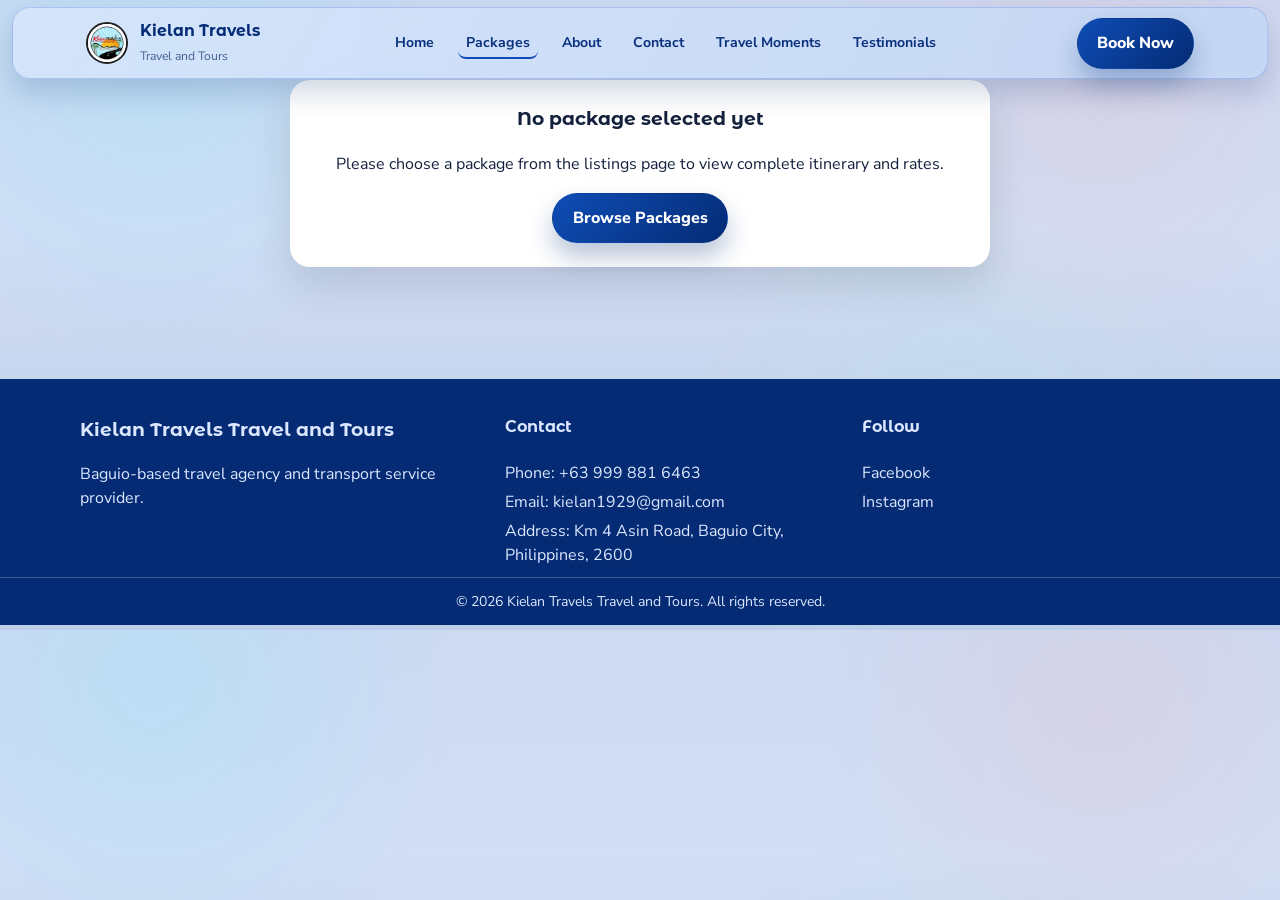
<file: package-details.html>
<!DOCTYPE html>
<html lang="en">
<head>
  <meta charset="UTF-8" />
  <meta name="viewport" content="width=device-width, initial-scale=1.0" />
  <title>Package Details | Kielan Travels Travel and Tours</title>
  <meta
    name="description"
    content="View complete package itinerary, inclusions, exclusions, and booking details from Kielan Travels."
  />
  <link rel="preconnect" href="https://fonts.googleapis.com" />
  <link rel="preconnect" href="https://fonts.gstatic.com" crossorigin />
  <link
    href="https://fonts.googleapis.com/css2?family=Montserrat+Alternates:wght@400;600;700;800&family=Nunito+Sans:wght@400;600;700&display=swap"
    rel="stylesheet"
  />
  <link rel="icon" type="image/jpeg" href="assets/logo.jpg" />
  <link rel="apple-touch-icon" href="assets/logo.jpg" />
  <link rel="stylesheet" href="styles.css?v=20260525" />
</head>
<body class="home-page">
  <header class="site-header" id="top">
    <nav class="navbar container">
      <a class="brand" href="index.html" aria-label="Kielan Travels homepage">
        <img src="assets/logo.jpg" alt="Kielan Travels logo" />
        <div>
          <strong>Kielan Travels</strong>
          <span>Travel and Tours</span>
        </div>
      </a>

      <button class="nav-toggle" aria-label="Open menu" aria-expanded="false" aria-controls="nav-links">☰</button>

      <ul class="nav-links" id="nav-links">
        <li><a href="index.html">Home</a></li>
        <li><a href="packages.html" class="is-active">Packages</a></li>
        <li><a href="about.html">About</a></li>
        <li><a href="contact.html">Contact</a></li>
        <li><a href="index.html#featured-moments">Travel Moments</a></li>
        <li><a href="index.html#testimonials">Testimonials</a></li>
        <li class="nav-mobile-book"><a href="booking.html" class="btn btn-primary">Book Now</a></li>
      </ul>

      <a href="booking.html" class="btn btn-primary nav-book-btn">Book Now</a>
    </nav>
  </header>

  <main>
    <section id="package-details-root" class="package-details-root section container" aria-live="polite"></section>
  </main>

  <footer class="site-footer">
    <div class="container footer-grid">
      <div>
        <h3>Kielan Travels Travel and Tours</h3>
        <p>Baguio-based travel agency and transport service provider.</p>
      </div>
      <div>
        <h4>Contact</h4>
        <p>Phone: +63 999 881 6463</p>
        <p>Email: kielan1929@gmail.com</p>
        <p>Address: Km 4 Asin Road, Baguio City, Philippines, 2600</p>
      </div>
      <div>
        <h4>Follow</h4>
        <p><a href="https://www.facebook.com/KielanTravels" target="_blank" rel="noreferrer">Facebook</a></p>
        <p><a href="https://www.instagram.com/kielan_travels/" target="_blank" rel="noreferrer">Instagram</a></p>
      </div>
    </div>
    <p class="copyright">© 2026 Kielan Travels Travel and Tours. All rights reserved.</p>
  </footer>

  <script src="main.js?v=20260533"></script>
  <script src="script.js?v=20260531"></script>
</body>
</html>
</file>
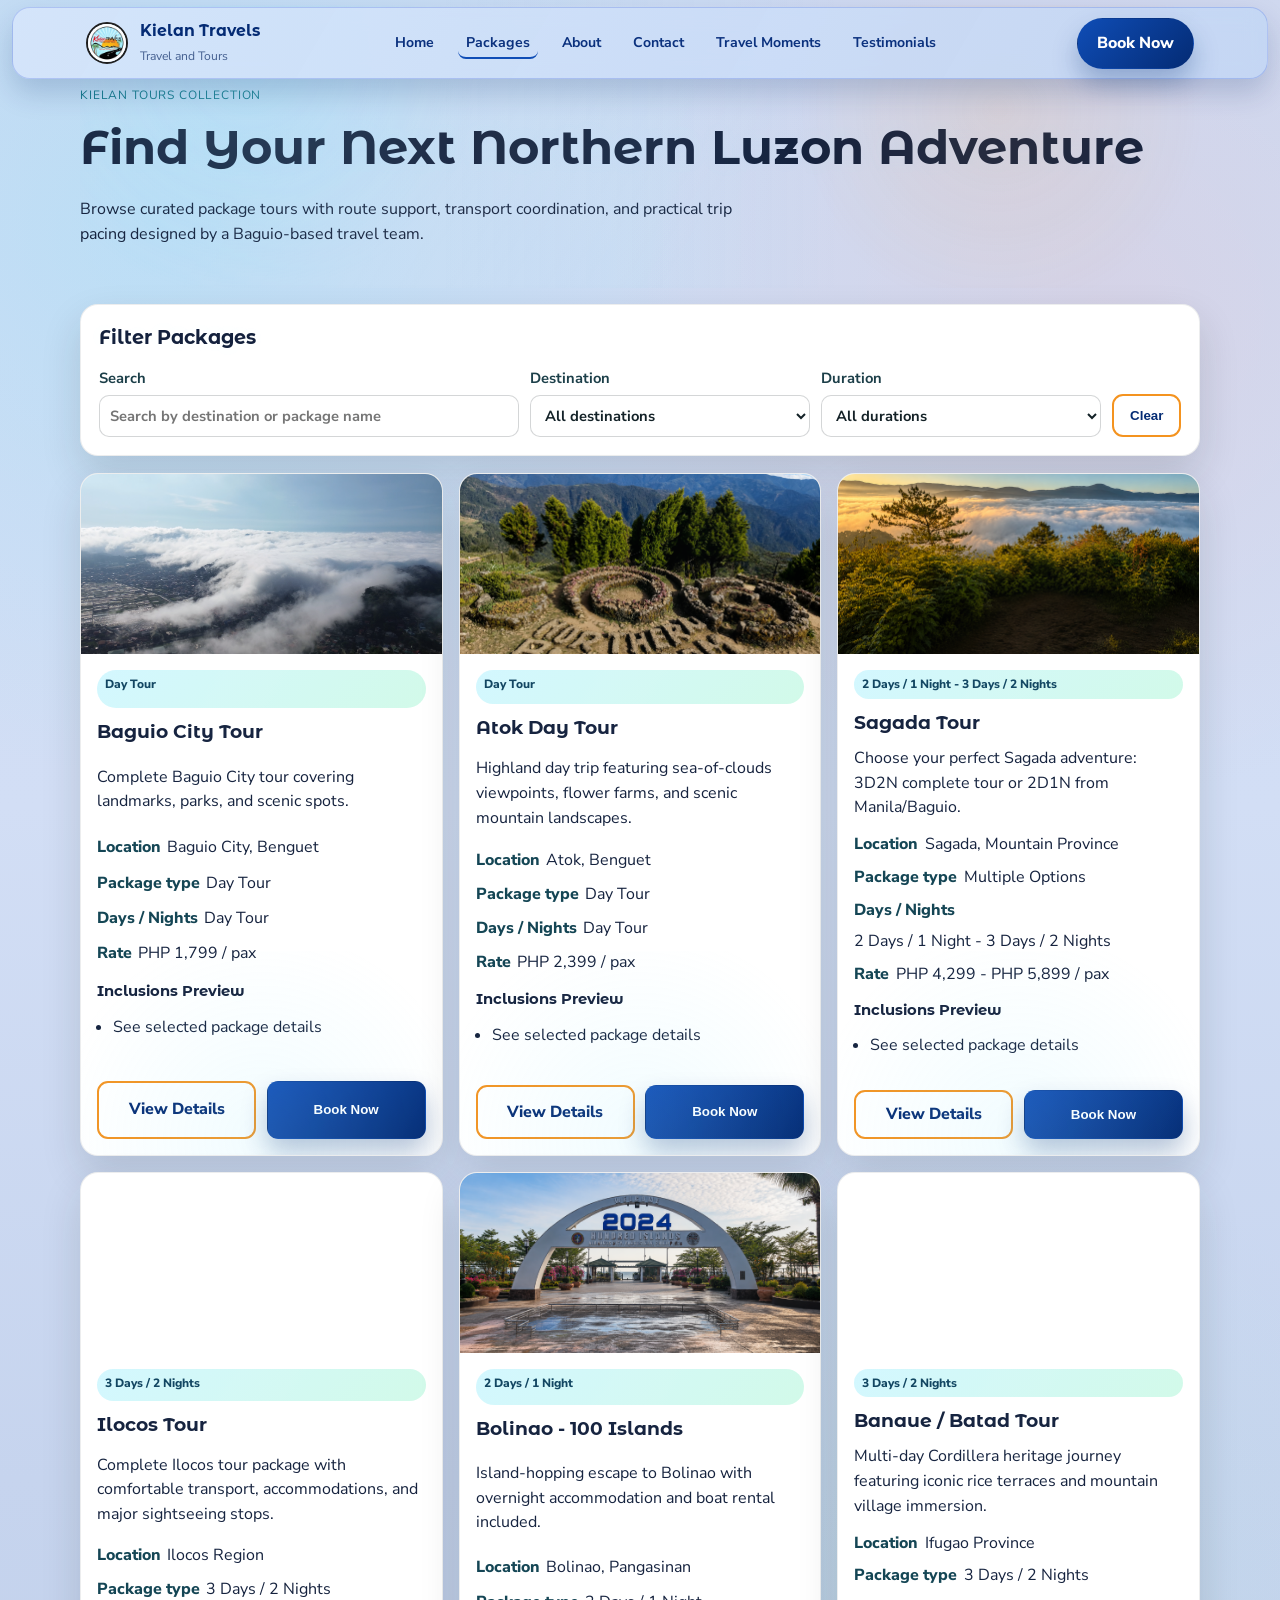
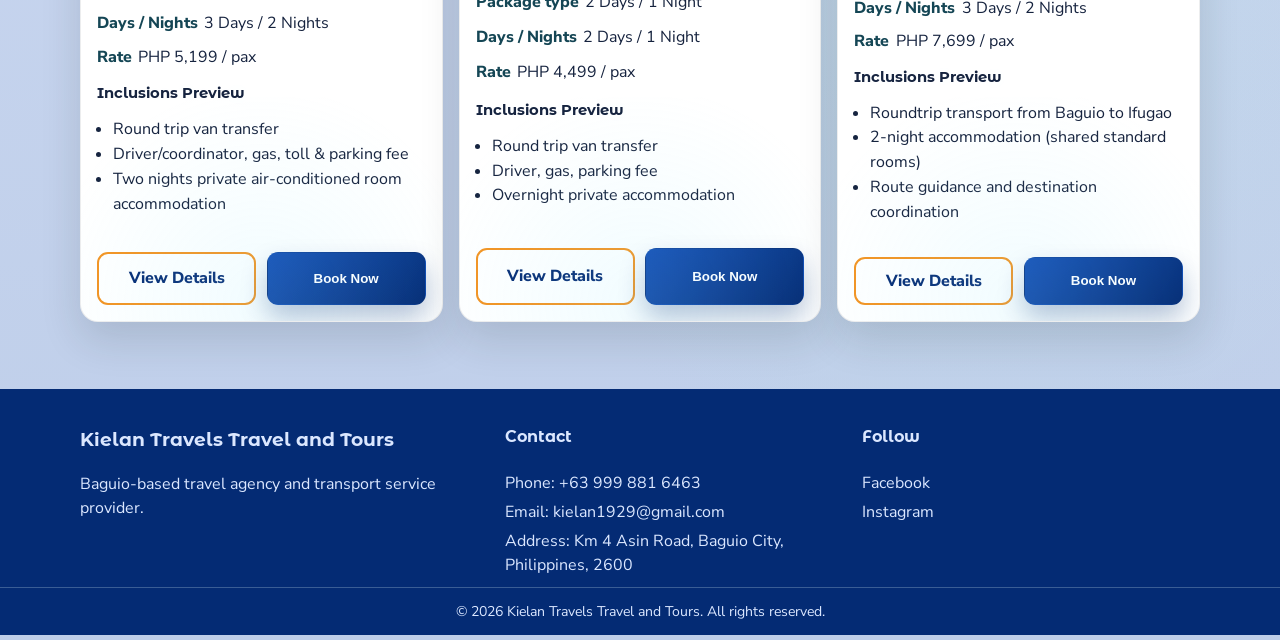
<file: packages.html>
<!DOCTYPE html>
<html lang="en">
<head>
  <meta charset="UTF-8" />
  <meta name="viewport" content="width=device-width, initial-scale=1.0" />
  <title>Packages | Kielan Travels Travel and Tours</title>
  <meta
    name="description"
    content="Browse Kielan Travels package tours from Baguio City to top Northern Luzon destinations."
  />
  <link rel="preconnect" href="https://fonts.googleapis.com" />
  <link rel="preconnect" href="https://fonts.gstatic.com" crossorigin />
  <link
    href="https://fonts.googleapis.com/css2?family=Montserrat+Alternates:wght@400;600;700;800&family=Nunito+Sans:wght@400;600;700&display=swap"
    rel="stylesheet"
  />
  <link rel="icon" type="image/jpeg" href="assets/logo.jpg" />
  <link rel="apple-touch-icon" href="assets/logo.jpg" />
  <link rel="stylesheet" href="styles.css?v=20260525" />
</head>
<body class="home-page">
  <header class="site-header" id="top">
    <nav class="navbar container">
      <a class="brand" href="index.html" aria-label="Kielan Travels homepage">
        <img src="assets/logo.jpg" alt="Kielan Travels logo" />
        <div>
          <strong>Kielan Travels</strong>
          <span>Travel and Tours</span>
        </div>
      </a>

      <button class="nav-toggle" aria-label="Open menu" aria-expanded="false" aria-controls="nav-links">☰</button>

      <ul class="nav-links" id="nav-links">
        <li><a href="index.html">Home</a></li>
        <li><a href="packages.html" class="is-active">Packages</a></li>
        <li><a href="about.html">About</a></li>
        <li><a href="contact.html">Contact</a></li>
        <li><a href="index.html#featured-moments">Travel Moments</a></li>
        <li><a href="index.html#testimonials">Testimonials</a></li>
        <li class="nav-mobile-book"><a href="booking.html" class="btn btn-primary">Book Now</a></li>
      </ul>

      <a href="booking.html" class="btn btn-primary nav-book-btn">Book Now</a>
    </nav>
  </header>

  <main>
    <section class="page-banner container reveal">
      <p class="eyebrow">Kielan Tours Collection</p>
      <h1>Find Your Next Northern Luzon Adventure</h1>
      <p>
        Browse curated package tours with route support, transport coordination, and practical
        trip pacing designed by a Baguio-based travel team.
      </p>
    </section>

    <section class="section packages-listing-section">
      <div class="container">
        <div class="filters-card reveal">
          <h2>Filter Packages</h2>
          <form id="package-filter-form" class="package-filters" aria-label="Filter travel packages">
            <label>
              Search
              <input
                type="search"
                id="search-input"
                placeholder="Search by destination or package name"
                aria-label="Search travel packages"
                autocomplete="off"
              />
            </label>
            <label>
              Destination
              <select id="location-filter">
                <option value="all">All destinations</option>
              </select>
            </label>
            <label>
              Duration
              <select id="duration-filter">
                <option value="all">All durations</option>
                <option value="day">Day Tour</option>
                <option value="2d1n">2 Days / 1 Night</option>
                <option value="3d2n">3 Days / 2 Nights</option>
              </select>
            </label>
            <button type="button" id="clear-filters" class="btn btn-outline">Clear</button>
          </form>
        </div>

        <div id="packages-grid" class="grid cards-3 packages-grid" aria-live="polite"></div>
      </div>
    </section>
  </main>

  <footer class="site-footer">
    <div class="container footer-grid">
      <div>
        <h3>Kielan Travels Travel and Tours</h3>
        <p>Baguio-based travel agency and transport service provider.</p>
      </div>
      <div>
        <h4>Contact</h4>
        <p>Phone: +63 999 881 6463</p>
        <p>Email: kielan1929@gmail.com</p>
        <p>Address: Km 4 Asin Road, Baguio City, Philippines, 2600</p>
      </div>
      <div>
        <h4>Follow</h4>
        <p><a href="https://www.facebook.com/KielanTravels" target="_blank" rel="noreferrer">Facebook</a></p>
        <p><a href="https://www.instagram.com/kielan_travels/" target="_blank" rel="noreferrer">Instagram</a></p>
      </div>
    </div>
    <p class="copyright">© 2026 Kielan Travels Travel and Tours. All rights reserved.</p>
  </footer>

  <script src="main.js?v=20260530"></script>
  <script src="script.js?v=20260530"></script>
</body>
</html>
</file>
<file: styles.css>
:root {
  --brand-sky: #a0e0f0;
  --brand-sea: #7bcadf;
  --brand-mist: #dff7ff;
  --brand-sun: #f0b010;
  --brand-ink: #122026;
  --brand-road: #1f1f1f;
  --white: #ffffff;
  --surface: #f7fcff;
  --shadow: 0 18px 40px rgba(18, 32, 38, 0.14);
}

* {
  box-sizing: border-box;
}

html,
body {
  margin: 0;
  padding: 0;
  scroll-behavior: smooth;
}

body {
  font-family: "Nunito Sans", sans-serif;
  background:
    radial-gradient(circle at 6% 8%, rgba(96, 196, 224, 0.46), transparent 30%),
    radial-gradient(circle at 93% 10%, rgba(240, 176, 16, 0.16), transparent 24%),
    linear-gradient(180deg, #d8e8f6 0%, #dfeaf9 42%, #d6e3f3 100%);
  color: var(--brand-ink);
  line-height: 1.55;
  overflow-x: hidden;
}

main {
  display: block;
}

img {
  max-width: 100%;
  display: block;
}

h1,
h2,
h3,
h4,
p,
ul,
ol,
blockquote {
  overflow-wrap: anywhere;
}

a,
button,
input,
select,
textarea {
  -webkit-tap-highlight-color: rgba(11, 114, 133, 0.18);
}

a:focus-visible,
button:focus-visible,
input:focus-visible,
select:focus-visible,
textarea:focus-visible {
  outline: 3px solid rgba(11, 114, 133, 0.45);
  outline-offset: 2px;
}

.container {
  width: min(1120px, 92%);
  margin: 0 auto;
}

.section {
  padding: 4.5rem 0;
}

.site-header {
  position: sticky;
  top: 0;
  z-index: 999;
  background: rgba(239, 251, 255, 0.9);
  backdrop-filter: blur(10px);
  border-bottom: 1px solid rgba(18, 32, 38, 0.09);
}

.navbar {
  display: flex;
  align-items: center;
  justify-content: space-between;
  min-height: 78px;
  gap: 1rem;
}

.brand {
  display: flex;
  align-items: center;
  gap: 0.75rem;
  text-decoration: none;
  color: var(--brand-ink);
}

.brand img {
  width: 52px;
  height: 52px;
  border-radius: 50%;
  border: 2px solid var(--brand-road);
  object-fit: cover;
}

.brand strong {
  display: block;
  font-family: "Montserrat Alternates", sans-serif;
  font-size: 1.03rem;
}

.brand span {
  font-size: 0.83rem;
  opacity: 0.84;
}

.nav-links {
  list-style: none;
  margin: 0;
  padding: 0;
  display: flex;
  align-items: center;
  gap: 1rem;
}

.nav-links a {
  color: var(--brand-ink);
  text-decoration: none;
  font-weight: 700;
  font-size: 0.92rem;
  padding: 0.38rem 0.55rem;
  border-radius: 8px;
  transition: background-color 0.2s ease, color 0.2s ease;
}

.nav-links a:hover {
  color: #00536a;
  background: rgba(123, 202, 223, 0.18);
}

.nav-toggle {
  display: none;
  border: 0;
  background: linear-gradient(135deg, #3386d8, #1f5fb5);
  color: #fff;
  font-size: 1.2rem;
  border-radius: 9px;
  width: 44px;
  height: 44px;
  padding: 0;
  line-height: 1;
  box-shadow: 0 8px 18px rgba(8, 56, 136, 0.24);
}

.hero {
  padding: 6rem 0 4rem;
  display: grid;
  grid-template-columns: 1.4fr 1fr;
  gap: 1.3rem;
  align-items: center;
}

.hero-content h1 {
  margin: 0.3rem 0 0.7rem;
  font-size: clamp(2rem, 4.4vw, 3.4rem);
  font-family: "Montserrat Alternates", sans-serif;
  line-height: 1.08;
}

.hero-content p {
  max-width: 62ch;
  margin: 0;
}

.eyebrow {
  margin: 0;
  letter-spacing: 0.07em;
  text-transform: uppercase;
  font-size: 0.75rem;
  color: #0b7285;
}

.hero-actions {
  margin-top: 1.2rem;
  display: flex;
  gap: 0.75rem;
  flex-wrap: wrap;
}

.btn {
  display: inline-flex;
  align-items: center;
  justify-content: center;
  text-decoration: none;
  font-weight: 800;
  padding: 0.75rem 1.2rem;
  min-height: 44px;
  border-radius: 999px;
  border: 1px solid transparent;
  transition: transform 0.25s ease, box-shadow 0.25s ease, background-color 0.25s ease, color 0.25s ease;
}

.btn:hover {
  transform: translateY(-2px);
}

.btn-primary {
  background: linear-gradient(135deg, var(--brand-sun), #f9c53e);
  color: var(--brand-road);
  box-shadow: 0 12px 24px rgba(240, 176, 16, 0.33);
}

.btn-outline {
  border: 2px solid #0b7285;
  color: #085469;
  background: rgba(255, 255, 255, 0.74);
}

.btn-outline:hover {
  background: rgba(160, 224, 240, 0.28);
}

.hero-card {
  background: linear-gradient(180deg, #d4f4ff 0%, #f2fbff 100%);
  border: 1px solid rgba(8, 84, 105, 0.16);
  border-radius: 20px;
  box-shadow: var(--shadow);
}

.hero-card h3 {
  margin-top: 0;
  font-family: "Montserrat Alternates", sans-serif;
}

.hero-card ul {
  margin: 0;
  padding-left: 1rem;
}

.section-title h2 {
  margin: 0.3rem 0 0;
  font-family: "Montserrat Alternates", sans-serif;
  font-size: clamp(1.5rem, 3vw, 2.1rem);
}

.grid {
  display: grid;
  gap: 1rem;
  align-items: stretch;
}

.cards-3 {
  grid-template-columns: repeat(3, minmax(0, 1fr));
}

.destination-card,
.package-card,
.benefit,
.testimonial {
  background: var(--white);
  border-radius: 18px;
  overflow: hidden;
  box-shadow: var(--shadow);
  border: 1px solid rgba(18, 32, 38, 0.08);
}

.benefit {
  padding: 1.15rem 1.1rem 1.2rem;
}

.permit-grid {
  align-items: stretch;
}

.permit-card {
  padding: 0;
  overflow: hidden;
  display: flex;
  flex-direction: column;
  min-height: 100%;
}

.permit-card img {
  width: 100%;
  height: 380px;
  object-fit: contain;
  background: linear-gradient(180deg, #ffffff 0%, #f3fbff 100%);
  padding: 1rem;
}

.permit-card span {
  display: none;
}

@media (max-width: 1100px) {
  .permit-grid {
    grid-template-columns: repeat(2, minmax(0, 1fr));
  }
}

@media (max-width: 680px) {
  .permit-grid {
    grid-template-columns: 1fr;
  }

  .permit-card img {
    height: 180px;
  }
}

.destination-card img {
  width: 100%;
  height: 190px;
  object-fit: cover;
}

.destination-card h3,
.package-card h3,
.benefit h3 {
  margin: 0;
  font-family: "Montserrat Alternates", sans-serif;
  line-height: 1.24;
}

.benefit h3 {
  margin-bottom: 0.55rem;
}

.benefit p {
  margin: 0;
  line-height: 1.68;
}

.destination-card div {
  padding: 1rem;
}

.packages {
  background: linear-gradient(180deg, rgba(160, 224, 240, 0.25), rgba(255, 255, 255, 0.95));
  border-top: 1px solid rgba(18, 32, 38, 0.07);
  border-bottom: 1px solid rgba(18, 32, 38, 0.07);
}

.featured-moments {
  background: linear-gradient(180deg, rgba(255, 255, 255, 0.96), rgba(223, 247, 255, 0.45));
}

.moments-carousel {
  position: relative;
  border-radius: 20px;
  overflow: hidden;
  box-shadow: var(--shadow);
  border: 1px solid rgba(18, 32, 38, 0.08);
}

.moments-track {
  position: relative;
  min-height: clamp(250px, 44vw, 460px);
  background: #dbeef5;
  isolation: isolate;
}

.moment-slide {
  position: absolute;
  inset: 0;
  display: none;
  opacity: 0;
  pointer-events: none;
  transition: opacity 0.55s ease;
}

.moment-slide.is-active {
  display: block;
  opacity: 1;
  pointer-events: auto;
}

.moment-slide img {
  width: 100%;
  height: 100%;
  object-fit: cover;
}

.moment-caption {
  position: absolute;
  left: 0;
  right: 0;
  bottom: 0;
  padding: 1rem 1.15rem;
  background: linear-gradient(180deg, rgba(9, 38, 47, 0), rgba(9, 38, 47, 0.82));
  color: #f5fdff;
}

.moment-caption h3 {
  margin: 0;
  font-size: clamp(1.02rem, 2vw, 1.2rem);
  font-family: "Montserrat Alternates", sans-serif;
}

.moment-control {
  position: absolute;
  top: 50%;
  transform: translateY(-50%);
  width: 42px;
  height: 42px;
  border-radius: 50%;
  border: 1px solid rgba(255, 255, 255, 0.65);
  background: rgba(11, 47, 56, 0.42);
  color: #fff;
  font-size: 1.55rem;
  line-height: 1;
  cursor: pointer;
  z-index: 2;
  transition: background-color 0.2s ease, transform 0.2s ease;
}

.moment-control:hover {
  background: rgba(11, 47, 56, 0.68);
}

.moment-prev {
  left: 0.75rem;
}

.moment-next {
  right: 0.75rem;
}

.moment-dots {
  position: absolute;
  left: 50%;
  bottom: 0.85rem;
  transform: translateX(-50%);
  display: flex;
  gap: 0.45rem;
  z-index: 2;
}

.moment-dot {
  width: 10px;
  height: 10px;
  border: 0;
  border-radius: 50%;
  background: rgba(255, 255, 255, 0.58);
  cursor: pointer;
  transition: transform 0.2s ease, background-color 0.2s ease;
}

.moment-dot.is-active {
  background: #ffffff;
  transform: scale(1.16);
}

.package-card {
  padding: 1rem;
  display: flex;
  flex-direction: column;
  height: 100%;
}

.package-browser-content {
  display: flex;
  flex: 1 1 auto;
  flex-direction: column;
  justify-content: space-between;
}

.package-book-picker {
  margin-top: auto;
}

.package-card > img {
  flex-shrink: 0;
}

.package-card .card-content {
  flex: 1 1 auto;
  display: flex;
  flex-direction: column;
}

.tag {
  display: inline-block;
  background: #d3f2fb;
  color: #075a73;
  font-size: 0.75rem;
  font-weight: 800;
  padding: 0.3rem 0.5rem;
  border-radius: 999px;
}

.package-card ul {
  padding-left: 1rem;
  margin: 0.75rem 0 1rem;
}

.card-link {
  color: #075a73;
  font-weight: 800;
  text-decoration: none;
  display: inline-block;
  padding: 0.2rem 0;
  transition: color 0.2s ease;
}

.card-link:hover {
  color: #043e50;
}

.benefits .benefit,
.testimonial {
  padding: 1.1rem;
}

.testimonial p {
  margin: 0 0 0.8rem;
}

.review-carousel-host {
  display: block;
}

.review-carousel {
  position: relative;
  overflow: hidden;
}

.review-viewport {
  overflow: hidden;
}

.review-track {
  display: flex;
  width: 100%;
  transition: transform 0.6s cubic-bezier(0.22, 1, 0.36, 1);
  will-change: transform;
}

.review-slide {
  flex: 0 0 100%;
  display: grid;
  grid-template-columns: repeat(3, minmax(0, 1fr));
  gap: 1rem;
  padding: 0.15rem 0.15rem 0.8rem;
  box-sizing: border-box;
}

.review-slide .review-card {
  min-height: 100%;
}

.review-control {
  position: absolute;
  top: 50%;
  transform: translateY(-50%);
  width: 44px;
  height: 44px;
  border-radius: 999px;
  border: 1px solid rgba(255, 255, 255, 0.7);
  background: rgba(11, 47, 56, 0.52);
  color: #fff;
  font-size: 1.65rem;
  line-height: 1;
  cursor: pointer;
  z-index: 3;
  transition: transform 0.2s ease, background-color 0.2s ease;
}

.review-control:hover {
  background: rgba(11, 47, 56, 0.76);
}

.review-prev {
  left: 0.7rem;
}

.review-next {
  right: 0.7rem;
}

.review-dots {
  display: flex;
  justify-content: center;
  gap: 0.45rem;
  padding: 0.25rem 0 0;
}

.review-dot {
  width: 10px;
  height: 10px;
  border: 0;
  border-radius: 999px;
  background: rgba(18, 32, 38, 0.28);
  cursor: pointer;
  transition: transform 0.2s ease, background-color 0.2s ease;
}

.review-dot.is-active {
  background: var(--primary-blue);
  transform: scale(1.18);
}

.review-slide .review-card {
  animation: reviewCardIn 0.55s ease both;
}

@keyframes reviewCardIn {
  from {
    opacity: 0;
    transform: translateY(14px);
  }
  to {
    opacity: 1;
    transform: translateY(0);
  }
}

.testimonial cite {
  font-style: normal;
  color: #296270;
  font-weight: 700;
}

.review-card {
  display: grid;
  gap: 0.7rem;
}

.review-head {
  display: grid;
  grid-template-columns: auto minmax(0, 1fr) auto;
  align-items: center;
  gap: 0.6rem;
}

.review-head h3 {
  margin: 0;
  font-size: 1rem;
  font-family: "Montserrat Alternates", sans-serif;
  overflow-wrap: normal;
  word-break: normal;
}

.review-rating {
  font-weight: 800;
  color: #a66a00;
  letter-spacing: 0.03em;
  white-space: nowrap;
}

.review-meta {
  display: flex;
  justify-content: space-between;
  gap: 0.6rem;
  color: #2e6776;
  font-size: 0.89rem;
  font-weight: 700;
  flex-wrap: wrap;
}

.reviews-cta {
  margin-top: 1rem;
  text-align: center;
}

.reviews-more-btn {
  min-width: 190px;
}

.booking-cta {
  text-align: center;
  background: linear-gradient(135deg, #c8effb, #fff2cc);
  border-radius: 22px;
  margin-bottom: 3.6rem;
}

.booking-cta h2 {
  margin-top: 0;
  font-size: clamp(1.8rem, 4vw, 2.5rem);
  font-family: "Montserrat Alternates", sans-serif;
}

.booking-cta .hero-actions {
  justify-content: center;
}

.site-footer {
  background: #0f2f38;
  color: #e6f8ff;
  padding-top: 2.2rem;
}

.footer-grid {
  display: grid;
  grid-template-columns: 1.2fr 1fr 1fr;
  gap: 1.2rem;
}

.site-footer h3,
.site-footer h4 {
  margin-top: 0;
  font-family: "Montserrat Alternates", sans-serif;
}

.site-footer p {
  margin: 0.32rem 0;
  line-height: 1.5;
}

.copyright {
  margin: 1.5rem 0 0;
  text-align: center;
  padding: 0.8rem;
  border-top: 1px solid rgba(230, 248, 255, 0.24);
  font-size: 0.88rem;
}

.reveal {
  opacity: 0;
  transform: translateY(24px);
  transition: opacity 0.7s ease, transform 0.7s ease;
}

.reveal.visible {
  opacity: 1;
  transform: translateY(0);
}

.page-banner,
.filters-card,
.package-browser-card,
.details-banner,
.details-card,
.content-card,
.destination-card,
.package-showcase-card,
.benefit,
.testimonial,
.booking-cta,
.final-cta-wrap,
.road-lane,
.moments-carousel {
  position: relative;
  overflow: hidden;
}

.page-banner::before,
.page-banner::after,
.filters-card::before,
.details-banner::before,
.details-card::before,
.content-card::before,
.destination-card::before,
.package-showcase-card::before,
.benefit::before,
.testimonial::before,
.booking-cta::before,
.final-cta-wrap::before,
.road-lane::before,
.moments-carousel::before,
.package-browser-card::before {
  content: "";
  position: absolute;
  inset: 0;
  pointer-events: none;
}

.page-banner::before,
.filters-card::before,
.details-banner::before,
.details-card::before,
.content-card::before,
.destination-card::before,
.package-showcase-card::before,
.benefit::before,
.testimonial::before,
.booking-cta::before,
.final-cta-wrap::before,
.road-lane::before,
.moments-carousel::before,
.package-browser-card::before {
  background: linear-gradient(120deg, transparent 18%, rgba(143, 232, 255, 0.1) 38%, transparent 58%, rgba(244, 147, 31, 0.06) 76%, transparent 94%);
  transform: translate3d(var(--ambient-x, 0px), var(--ambient-y, 0px), 0);
  opacity: var(--ambient-o, 0.18);
  mix-blend-mode: screen;
  animation: surfaceSweep 13s linear infinite;
}

.page-banner::after {
  background: radial-gradient(circle at 18% 24%, rgba(143, 232, 255, 0.24), transparent 22%);
  opacity: 0.7;
  animation: ambientDrift 12s ease-in-out infinite;
}

.page-banner h1,
.details-banner-content h1,
.booking-cta h2,
.final-cta-wrap h2,
.section-title h2,
.filters-card h2,
.content-card h2,
.details-card h2,
.package-browser-content h4 {
  text-shadow: 0 0 18px rgba(143, 232, 255, 0.06);
}

.page-banner h1,
.details-banner-content h1,
.booking-cta h2,
.final-cta-wrap h2,
.section-title h2 {
  animation: headingFloat 7s ease-in-out infinite;
}

.page-banner p,
.details-banner-content p,
.content-card p,
.package-browser-content p,
.package-meta,
.review-meta {
  animation: copyDrift 9s ease-in-out infinite;
}

@keyframes surfaceSweep {
  0% {
    transform: translate3d(calc(var(--ambient-x, 0px) * -0.5), calc(var(--ambient-y, 0px) * -0.5), 0);
  }
  100% {
    transform: translate3d(calc(var(--ambient-x, 0px) + 36px), calc(var(--ambient-y, 0px) + 18px), 0);
  }
}

@keyframes headingFloat {
  0%,
  100% {
    transform: translateY(0);
    letter-spacing: 0;
  }
  50% {
    transform: translateY(-2px);
    letter-spacing: 0.01em;
  }
}

@keyframes copyDrift {
  0%,
  100% {
    transform: translateY(0);
  }
  50% {
    transform: translateY(1px);
  }
}

.page-banner {
  padding: 5.4rem 0 2.6rem;
}

.page-banner {
  isolation: isolate;
}

.page-banner::before {
  background:
    radial-gradient(circle at 15% 20%, rgba(143, 232, 255, 0.24), transparent 24%),
    radial-gradient(circle at 82% 36%, rgba(244, 147, 31, 0.12), transparent 22%),
    linear-gradient(120deg, transparent 20%, rgba(255, 255, 255, 0.06) 38%, transparent 60%);
  opacity: 0.78;
}

.page-banner::after {
  background: linear-gradient(90deg, transparent 0 32%, rgba(143, 232, 255, 0.1) 50%, transparent 68%);
  opacity: 0.5;
  animation: ambientScan 10s linear infinite;
}

.page-banner h1 {
  margin: 0.3rem 0 0.8rem;
  font-size: clamp(2rem, 4vw, 3rem);
  font-family: "Montserrat Alternates", sans-serif;
}

.page-banner p {
  max-width: 68ch;
  margin: 0;
}

.packages-listing-section {
  padding-top: 1rem;
  padding-bottom: 4.2rem;
}

.filters-card {
  background: var(--white);
  border: 1px solid rgba(18, 32, 38, 0.08);
  border-radius: 18px;
  box-shadow: var(--shadow);
  padding: 1.1rem;
  margin-bottom: 1.1rem;
}

.filters-card h2 {
  margin: 0 0 0.9rem;
  font-family: "Montserrat Alternates", sans-serif;
  font-size: 1.2rem;
}

.package-filters {
  display: grid;
  grid-template-columns: 1.5fr 1fr 1fr auto;
  gap: 0.7rem;
  align-items: end;
}

.package-filters label {
  display: grid;
  gap: 0.35rem;
  font-weight: 700;
  color: #1b3e48;
  font-size: 0.92rem;
}

.package-filters input,
.package-filters select {
  border: 1px solid rgba(18, 32, 38, 0.18);
  border-radius: 10px;
  min-height: 42px;
  padding: 0.52rem 0.65rem;
  font: inherit;
  color: var(--brand-ink);
  background: #fff;
}

.package-filters input:focus,
.package-filters select:focus {
  outline: 2px solid rgba(123, 202, 223, 0.45);
  border-color: #2287a1;
}

.package-filters .btn {
  border-radius: 11px;
  min-height: 42px;
  padding-inline: 1rem;
  cursor: pointer;
}

.packages-grid {
  align-items: stretch;
}

.package-browser-card {
  display: flex;
  flex-direction: column;
  padding: 0;
  border: 1px solid rgba(18, 32, 38, 0.08);
  transition: transform 0.25s ease, box-shadow 0.25s ease;
}

.package-browser-card::after {
  content: "";
  position: absolute;
  inset: auto -15% -25% -15%;
  height: 55%;
  background: radial-gradient(circle, rgba(143, 232, 255, 0.12), transparent 70%);
  pointer-events: none;
  animation: softPulse 9s ease-in-out infinite;
}

.package-browser-card:hover {
  transform: translateY(-4px);
  box-shadow: 0 20px 34px rgba(18, 32, 38, 0.18);
}

.package-browser-card img {
  width: 100%;
  height: 180px;
  object-fit: cover;
}

.package-browser-content {
  padding: 1rem;
  display: grid;
  gap: 0.75rem;
}

.package-browser-content p {
  margin: 0;
}

.package-meta {
  margin: 0;
  display: grid;
  gap: 0.5rem;
}

.package-meta div {
  display: flex;
  align-items: baseline;
  gap: 0.4rem;
  flex-wrap: wrap;
}

.package-meta dt {
  font-weight: 800;
  color: #124352;
}

.package-meta dd {
  margin: 0;
}

.package-browser-content h4 {
  margin: 0;
  font-family: "Montserrat Alternates", sans-serif;
  font-size: 0.92rem;
}

.preview-list {
  margin: 0;
  padding-left: 1rem;
}

.package-book-picker {
  min-height: 92px;
  display: flex;
  flex-direction: column;
  justify-content: flex-end;
  gap: 0.35rem;
}

.package-book-picker label {
  font-size: 0.92rem;
  font-weight: 700;
  color: #144252;
}

.package-book-picker select {
  border: 1px solid rgba(18, 32, 38, 0.18);
  border-radius: 10px;
  min-height: 42px;
  padding: 0.52rem 0.65rem;
  font: inherit;
  color: var(--brand-ink);
  background: #fff;
}

.package-book-picker select:focus {
  outline: 2px solid rgba(123, 202, 223, 0.45);
  border-color: #2287a1;
}

.card-actions {
  margin-top: 0.25rem;
  display: flex;
  gap: 0.65rem;
  flex-wrap: wrap;
}

.card-actions .btn {
  border-radius: 11px;
  padding: 0.62rem 0.9rem;
}

.card-actions .btn-primary,
.card-actions .btn-outline {
  flex: 1 1 150px;
}

.package-card-empty,
.fallback-card {
  text-align: center;
  padding: 1.5rem;
}

.fallback-card {
  max-width: 700px;
  margin: 3rem auto;
  background: var(--white);
  border-radius: 20px;
  box-shadow: var(--shadow);
}

.fallback-card h1 {
  margin-top: 0;
  font-family: "Montserrat Alternates", sans-serif;
}

.package-details-root {
  padding-top: 2rem;
  padding-bottom: 4rem;
}

.details-banner {
  background: var(--white);
  border-radius: 22px;
  box-shadow: var(--shadow);
  overflow: hidden;
}

.details-banner::after {
  content: "";
  position: absolute;
  inset: auto -15% -25% -15%;
  height: 55%;
  background: radial-gradient(circle, rgba(143, 232, 255, 0.12), transparent 70%);
  pointer-events: none;
  animation: softPulse 9s ease-in-out infinite;
}

.details-banner img {
  width: 100%;
  height: clamp(250px, 34vw, 420px);
  object-fit: cover;
}

.details-banner-content {
  padding: 1.2rem;
}

.details-banner-content h1 {
  margin: 0.35rem 0 0.7rem;
  font-size: clamp(1.8rem, 3.5vw, 2.5rem);
  font-family: "Montserrat Alternates", sans-serif;
}

.details-banner-content p {
  margin: 0;
}

.details-top-meta {
  margin-top: 0.95rem;
  display: flex;
  flex-wrap: wrap;
  gap: 0.6rem;
}

.details-top-meta span {
  background: #effaff;
  border: 1px solid rgba(8, 84, 105, 0.14);
  border-radius: 999px;
  padding: 0.4rem 0.7rem;
  font-weight: 700;
  color: #0e4858;
}

.section-inner {
  padding: 1.2rem 0 0;
}

.details-grid {
  display: grid;
  grid-template-columns: minmax(0, 1.2fr) minmax(0, 0.9fr);
  gap: 1rem;
}

.details-main,
.details-side {
  display: grid;
  gap: 1rem;
}

.details-card {
  background: var(--white);
  border: 1px solid rgba(18, 32, 38, 0.08);
  border-radius: 18px;
  box-shadow: var(--shadow);
  padding: 1rem;
}

.details-card h2 {
  margin: 0 0 0.75rem;
  font-size: 1.15rem;
  font-family: "Montserrat Alternates", sans-serif;
}

.details-card ol,
.details-card ul {
  margin: 0;
  padding-left: 1.1rem;
  list-style: disc;
}

.details-card li + li {
  margin-top: 0.35rem;
}

.details-total {
  margin: 0.8rem 0 1rem;
  font-weight: 800;
  color: #0b5265;
}

.details-card .btn {
  display: inline-block;
}

.page-content {
  padding-top: 1rem;
}

@keyframes softPulse {
  0%,
  100% {
    opacity: 0.45;
    transform: translateY(0);
  }
  50% {
    opacity: 0.8;
    transform: translateY(-3px);
  }
}

.page-highlight {
  background: linear-gradient(180deg, rgba(160, 224, 240, 0.18), rgba(255, 255, 255, 0.92));
  border-top: 1px solid rgba(18, 32, 38, 0.08);
  border-bottom: 1px solid rgba(18, 32, 38, 0.08);
}

.page-grid-two {
  display: grid;
  grid-template-columns: repeat(2, minmax(0, 1fr));
  gap: 1rem;
}

.content-card {
  background: var(--white);
  border-radius: 18px;
  border: 1px solid rgba(18, 32, 38, 0.08);
  box-shadow: var(--shadow);
  padding: 1.2rem;
}

.content-card h2 {
  margin: 0 0 0.75rem;
  font-size: clamp(1.24rem, 2.2vw, 1.5rem);
  font-family: "Montserrat Alternates", sans-serif;
}

.content-card p {
  margin: 0;
}

.content-card p + p {
  margin-top: 0.75rem;
}

.content-card ul {
  margin: 0;
  padding-left: 1.1rem;
}

.content-card ul li + li {
  margin-top: 0.4rem;
}

.faq-list {
  display: grid;
  gap: 0.65rem;
}

.faq-item {
  border: 1px solid rgba(18, 32, 38, 0.12);
  border-radius: 12px;
  background: #f9fdff;
  padding: 0.7rem 0.8rem;
}

.faq-item summary {
  cursor: pointer;
  font-weight: 800;
  color: #0f4e60;
  list-style: none;
}

.faq-item summary::-webkit-details-marker {
  display: none;
}

.faq-item summary::after {
  content: '+';
  float: right;
  font-weight: 800;
}

.faq-item[open] summary::after {
  content: '-';
}

.faq-item p {
  margin-top: 0.6rem;
  margin-bottom: 0;
}

.reminder-list li {
  padding-left: 0.1rem;
}

.form-note {
  margin-bottom: 0.8rem;
  color: #275f6d;
}

.form-feedback {
  margin: 0;
  font-weight: 700;
  color: #0b7285;
}

.form-layout {
  display: grid;
  grid-template-columns: minmax(0, 1.2fr) minmax(0, 0.85fr);
  gap: 1rem;
}

.inquiry-form {
  display: grid;
  gap: 0.72rem;
}

.inquiry-form label {
  font-weight: 700;
  color: #124352;
}

.inquiry-form input,
.inquiry-form select,
.inquiry-form textarea {
  width: 100%;
  border: 1px solid rgba(18, 32, 38, 0.2);
  border-radius: 10px;
  min-height: 46px;
  padding: 0.58rem 0.72rem;
  font: inherit;
  color: var(--brand-ink);
  background: #fff;
}

.inquiry-form textarea {
  min-height: 110px;
  resize: vertical;
}

.inquiry-form input:focus,
.inquiry-form select:focus,
.inquiry-form textarea:focus {
  border-color: #0b7285;
}

.form-row-two {
  display: grid;
  grid-template-columns: 1fr 1fr;
  gap: 0.72rem;
}

.down-payment-section {
  border-top: 1px solid rgba(18, 32, 38, 0.08);
  border-bottom: 1px solid rgba(18, 32, 38, 0.08);
}

.payment-flow-layout {
  display: grid;
  grid-template-columns: minmax(0, 0.95fr) minmax(0, 1.25fr);
  gap: 1rem;
}

.payment-guide-card {
  display: grid;
  gap: 0.8rem;
  align-content: start;
}

.payment-guide-card p,
.payment-guide-card h2 {
  margin: 0;
}

.procedure-emphasis {
  border: 1px solid rgba(11, 114, 133, 0.3);
  border-radius: 10px;
  background: rgba(235, 250, 255, 0.9);
  padding: 0.6rem 0.7rem;
}

.payment-reminders-list {
  margin: 0;
  padding-left: 1.1rem;
}

.payment-reminders-list li + li {
  margin-top: 0.38rem;
}

.payment-methods-grid {
  display: grid;
  grid-template-columns: repeat(2, minmax(0, 1fr));
  gap: 0.75rem;
}

.payment-method-card {
  border: 1px solid rgba(18, 32, 38, 0.11);
  border-radius: 14px;
  padding: 0.85rem;
  background: #ffffff;
}

.payment-method-card h4 {
  margin: 0 0 0.45rem;
  font-family: "Montserrat Alternates", sans-serif;
  color: #124352;
}

.payment-method-card p {
  margin: 0;
  font-size: 0.92rem;
}

.payment-method-card p + p {
  margin-top: 0.25rem;
}

.payment-qr-image {
  width: 100%;
  margin-top: 0.65rem;
  border-radius: 10px;
  border: 1px solid rgba(18, 32, 38, 0.18);
  background: #ffffff;
}

.terms-block-wrap {
  padding-top: 1rem;
  padding-bottom: 0;
}

.terms-list {
  margin: 0;
  padding-left: 1.1rem;
}

.terms-list li + li {
  margin-top: 0.42rem;
}

.terms-tag {
  margin: 0.9rem 0 0;
  font-weight: 800;
  color: #0a5f76;
}

.qr-placeholder-box {
  margin-top: 0.65rem;
  border: 1px dashed rgba(18, 32, 38, 0.25);
  border-radius: 10px;
  background: linear-gradient(135deg, rgba(160, 224, 240, 0.22), rgba(255, 255, 255, 0.95));
  min-height: 120px;
  display: grid;
  place-items: center;
  text-align: center;
  font-weight: 700;
  color: #1b5667;
  padding: 0.6rem;
}

.contact-list {
  list-style: none;
  margin: 0 0 0.9rem;
  padding: 0;
}

.contact-list li + li {
  margin-top: 0.4rem;
}

@media (max-width: 1024px) {
  .hero {
    padding-top: 5.2rem;
  }

  .cards-3 {
    grid-template-columns: repeat(2, minmax(0, 1fr));
  }
}

@media (max-width: 900px) {
  .hero {
    grid-template-columns: 1fr;
  }

  .cards-3,
  .footer-grid {
    grid-template-columns: 1fr 1fr;
  }

  .package-filters {
    grid-template-columns: 1fr 1fr;
  }

  .details-grid {
    grid-template-columns: 1fr;
  }

  .form-layout,
  .page-grid-two {
    grid-template-columns: 1fr;
  }

  .payment-flow-layout {
    grid-template-columns: 1fr;
  }

  .review-slide {
    grid-template-columns: 1fr;
  }
}

@media (max-width: 768px) {
  .container {
    width: min(1120px, 94%);
  }

  .page-banner {
    padding-top: 4.8rem;
  }

  .hero {
    padding: 5rem 0 3.2rem;
  }

  .section {
    padding: 3.2rem 0;
  }

  .footer-grid {
    grid-template-columns: 1fr;
    gap: 0.8rem;
  }

  .moment-control {
    width: 38px;
    height: 38px;
  }

  .review-slide {
    grid-template-columns: 1fr;
  }

  .review-control {
    width: 38px;
    height: 38px;
    font-size: 1.4rem;
  }
}

@media (max-width: 700px) {
  .nav-toggle {
    display: block;
  }

  .nav-links {
    position: absolute;
    right: 3%;
    top: 72px;
    background: #f5fcff;
    border: 1px solid rgba(8, 84, 105, 0.15);
    width: min(290px, calc(100% - 1.4rem));
    border-radius: 14px;
    padding: 0.65rem;
    display: none;
    flex-direction: column;
    align-items: flex-start;
    max-height: calc(100vh - 92px);
    overflow-y: auto;
    box-shadow: var(--shadow);
  }

  .nav-links.open {
    display: flex;
  }

  .cards-3,
  .footer-grid {
    grid-template-columns: 1fr;
  }

  .section {
    padding: 3.4rem 0;
  }

  .package-filters {
    grid-template-columns: 1fr;
  }

  .hero-actions .btn,
  .card-actions .btn,
  .inquiry-form .btn,
  .content-card .btn {
    width: 100%;
  }

  .form-row-two {
    grid-template-columns: 1fr;
  }

  .payment-methods-grid {
    grid-template-columns: 1fr;
  }

  .reviews-more-btn {
    width: 100%;
  }

  .moment-caption {
    padding: 0.85rem 0.95rem;
  }

  .moment-dots {
    bottom: 0.62rem;
  }
}

@media (max-width: 425px) {
  .navbar {
    min-height: 64px;
  }

  .brand img {
    width: 38px;
    height: 38px;
  }

  .brand strong {
    font-size: 0.88rem;
  }

  .brand span {
    font-size: 0.7rem;
  }

  .hero-content h1,
  .page-banner h1 {
    line-height: 1.14;
  }

  .destination-card img,
  .package-browser-card img {
    height: 170px;
  }

  .moments-track {
    min-height: 235px;
  }

  .moment-control {
    width: 34px;
    height: 34px;
    font-size: 1.35rem;
  }
}

@media (max-width: 375px) {
  .container {
    width: 95%;
  }

  .btn {
    padding-inline: 1rem;
  }

  .content-card,
  .details-card,
  .filters-card {
    padding: 0.92rem;
  }
}

@media (max-width: 320px) {
  .hero-content h1,
  .page-banner h1 {
    font-size: 1.68rem;
  }

  .eyebrow {
    font-size: 0.68rem;
  }

  .nav-links {
    width: calc(100% - 1rem);
    right: 0.5rem;
  }
}

/* Homepage premium redesign overrides */
:root {
  --primary-blue: #0f4db6;
  --deep-blue: #042b74;
  --accent-orange: #f4931f;
  --light-bg: #f5f8ff;
  --home-page-seam: #d2def5;
  --home-surface-top: rgba(214, 226, 246, 0.78);
  --home-surface-bottom: rgba(196, 212, 239, 0.68);
  --home-surface-border: rgba(53, 88, 216, 0.08);
  --home-surface-shadow: 0 14px 30px rgba(16, 40, 98, 0.08);
  --home-glow-cyan: rgba(127, 232, 255, 0.16);
  --home-glow-rose: rgba(255, 159, 155, 0.1);
  --text-dark: #14213d;
  --vivid-cyan: #7fe8ff;
  --vivid-indigo: #3558d8;
  --vivid-rose: #ff9f9b;
  --vivid-mint: #9df4cf;
}

.home-page {
  background:
    radial-gradient(circle at 12% 10%, rgba(127, 232, 255, 0.24), transparent 24%),
    radial-gradient(circle at 86% 14%, rgba(255, 159, 155, 0.14), transparent 22%),
    radial-gradient(circle at 75% 72%, rgba(157, 244, 207, 0.12), transparent 26%),
    linear-gradient(180deg, #cddaf2 0%, #d2def5 36%, #c6d4ee 66%, #becee9 100%);
  color: var(--text-dark);
}

.home-page .site-header {
  position: fixed;
  left: 0;
  right: 0;
  top: 0.45rem;
  width: min(1280px, calc(100% - 1.5rem));
  margin: 0 auto;
  border-radius: 18px;
  background: linear-gradient(120deg, rgba(214, 229, 251, 0.9), rgba(194, 214, 244, 0.88));
  border: 1px solid rgba(53, 88, 216, 0.24);
  box-shadow: 0 14px 28px rgba(6, 38, 100, 0.18);
  transition: transform 0.35s ease, opacity 0.3s ease, box-shadow 0.25s ease;
}

.home-page .navbar {
  min-height: 70px;
  padding-inline: 0.35rem;
}

.home-page .brand img {
  width: 42px;
  height: 42px;
}

.home-page .brand strong {
  font-size: 0.98rem;
}

.home-page .brand span {
  font-size: 0.76rem;
}

.home-page .brand strong {
  color: var(--deep-blue);
}

.home-page .brand span {
  color: #29467b;
}

.home-page .nav-links a {
  color: #0b317e;
  font-size: 0.88rem;
  padding: 0.28rem 0.5rem;
}

.home-page .nav-links a.is-active {
  border-bottom: 2px solid var(--primary-blue);
}

.home-page .nav-links a:hover {
  color: var(--deep-blue);
  background: rgba(15, 77, 182, 0.1);
}

.nav-book-btn {
  margin-left: 0.3rem;
}

.nav-mobile-book {
  display: none;
}

.site-header.header-scrolled {
  box-shadow: 0 18px 30px rgba(6, 38, 100, 0.24);
}

.home-page .btn-primary {
  background: linear-gradient(135deg, var(--primary-blue), var(--deep-blue));
  color: #fff;
  box-shadow: 0 14px 26px rgba(4, 43, 116, 0.28);
}

.home-page .btn-outline {
  border-color: var(--accent-orange);
  color: var(--deep-blue);
  background: rgba(255, 255, 255, 0.92);
}

.home-page .btn-outline:hover {
  background: rgba(244, 147, 31, 0.12);
}

.home-page .destinations,
.home-page .why,
.home-page .testimonials {
  position: relative;
  border-radius: 20px;
  padding-inline: 1rem;
  background: linear-gradient(145deg, var(--home-surface-top), var(--home-surface-bottom));
  border: 1px solid var(--home-surface-border);
  box-shadow: var(--home-surface-shadow);
}

.home-page .destinations::before,
.home-page .why::before,
.home-page .testimonials::before {
  content: "";
  position: absolute;
  inset: 0;
  border-radius: 20px;
  pointer-events: none;
  background:
    radial-gradient(circle at 16% 20%, var(--home-glow-cyan), transparent 34%),
    radial-gradient(circle at 84% 80%, var(--home-glow-rose), transparent 28%);
}

.home-page .destinations > *,
.home-page .why > *,
.home-page .testimonials > * {
  position: relative;
  z-index: 1;
}

.hero-visual {
  position: relative;
  min-height: 100vh;
  min-height: 100svh;
  height: 100vh;
  height: 100svh;
  background-image:
    linear-gradient(100deg, rgba(3, 20, 58, 0.92) 0%, rgba(3, 23, 64, 0.72) 46%, rgba(3, 24, 66, 0.3) 100%),
    url('https://images.unsplash.com/photo-1506744038136-46273834b3fb?auto=format&fit=crop&w=2000&q=80');
  background-size: cover;
  background-position: center;
  display: flex;
  align-items: center;
  overflow: hidden;
}

.hero-visual::before,
.hero-visual::after {
  content: "";
  position: absolute;
  border-radius: 50%;
  pointer-events: none;
  z-index: 0;
  filter: blur(10px);
}

.hero-visual::before {
  width: clamp(180px, 24vw, 320px);
  height: clamp(180px, 24vw, 320px);
  left: -6%;
  top: 10%;
  background:
    radial-gradient(circle at 35% 35%, rgba(160, 224, 240, 0.78), rgba(160, 224, 240, 0.1) 54%, transparent 74%),
    radial-gradient(circle at 60% 60%, rgba(244, 147, 31, 0.4), transparent 68%),
    radial-gradient(circle at 52% 52%, rgba(255, 255, 255, 0.08), transparent 62%);
  mix-blend-mode: screen;
  animation: heroOrbFloat 11s ease-in-out infinite;
}

.hero-visual::after {
  width: clamp(220px, 30vw, 420px);
  height: clamp(220px, 30vw, 420px);
  right: -10%;
  bottom: 4%;
  background:
    radial-gradient(circle at 50% 50%, rgba(123, 202, 223, 0.48), rgba(123, 202, 223, 0.08) 56%, transparent 74%),
    radial-gradient(circle at 45% 55%, rgba(255, 255, 255, 0.2), transparent 62%),
    radial-gradient(circle at 30% 28%, rgba(244, 147, 31, 0.18), transparent 60%);
  mix-blend-mode: screen;
  animation: heroOrbFloatReverse 12s ease-in-out infinite;
}

.hero-overlay {
  position: relative;
  z-index: 1;
  width: 100%;
  height: 100%;
  display: flex;
  align-items: center;
  padding: 0;
}

.hero-overlay::after {
  content: "";
  position: absolute;
  inset: 0;
  pointer-events: none;
  background:
    linear-gradient(90deg, rgba(255, 255, 255, 0.03) 0 1px, transparent 1px 24px),
    linear-gradient(180deg, rgba(255, 255, 255, 0.025) 0 1px, transparent 1px 24px);
  opacity: 0.38;
  mask-image: linear-gradient(180deg, transparent 0%, rgba(0, 0, 0, 0.55) 15%, rgba(0, 0, 0, 0.9) 60%, transparent 100%);
  animation: heroGridDrift 20s linear infinite;
}

.hero-overlay::before {
  content: "";
  position: absolute;
  inset: 0;
  pointer-events: none;
  background:
    radial-gradient(circle at 74% 42%, rgba(12, 62, 138, 0.08), transparent 46%),
    radial-gradient(circle at 12% 18%, rgba(0, 0, 0, 0.16), transparent 34%),
    linear-gradient(180deg, rgba(2, 12, 34, 0.2) 0%, rgba(2, 12, 34, 0.08) 35%, rgba(1, 8, 26, 0.5) 100%);
  z-index: 0;
}

.hero-inner {
  position: relative;
  z-index: 1;
  color: #f3f8ff;
  max-width: 720px;
  padding-top: clamp(4rem, 9vh, 5.5rem);
}

.hero-inner .eyebrow,
.hero-inner h1,
.hero-inner p,
.hero-inner .hero-actions {
  animation: heroTextIn 0.9s cubic-bezier(0.22, 1, 0.36, 1) both;
}

.hero-inner .eyebrow {
  color: #8fe8ff;
  animation-delay: 0.05s;
  text-shadow: 0 0 18px rgba(143, 232, 255, 0.28);
}

.hero-inner h1 {
  margin: 0.35rem 0 0.9rem;
  font-size: clamp(2.2rem, 5vw, 4.2rem);
  line-height: 1.04;
  font-family: "Montserrat Alternates", sans-serif;
  animation-delay: 0.18s;
  text-shadow:
    0 0 14px rgba(143, 232, 255, 0.2),
    0 0 34px rgba(243, 248, 255, 0.1);
}

.hero-inner p {
  margin: 0;
  max-width: 60ch;
  font-size: clamp(1rem, 1.4vw, 1.14rem);
  animation-delay: 0.34s;
  color: rgba(243, 248, 255, 0.9);
}

.hero-inner .hero-actions {
  animation-delay: 0.52s;
}

.hero-inner .btn {
  box-shadow: 0 0 0 1px rgba(143, 232, 255, 0.08), 0 14px 26px rgba(4, 20, 52, 0.22);
}

.hero-inner .btn-primary {
  background: linear-gradient(135deg, #9ef0ff 0%, #62b8ff 50%, #2f63ff 100%);
  color: #031423;
}

.hero-inner .btn-outline {
  border-color: rgba(143, 232, 255, 0.7);
  color: #d7f8ff;
  background: rgba(3, 19, 35, 0.18);
  backdrop-filter: blur(8px);
}

.hero-inner .btn-outline:hover {
  background: rgba(3, 19, 35, 0.34);
}

@keyframes heroTextIn {
  from {
    opacity: 0;
    transform: translateY(18px);
    filter: blur(6px);
  }
  to {
    opacity: 1;
    transform: translateY(0);
    filter: blur(0);
  }
}

@keyframes heroOrbFloat {
  0%,
  100% {
    transform: translate3d(0, 0, 0) scale(1);
  }
  50% {
    transform: translate3d(34px, -24px, 0) scale(1.15);
  }
}

@keyframes heroOrbFloatReverse {
  0%,
  100% {
    transform: translate3d(0, 0, 0) scale(1);
  }
  50% {
    transform: translate3d(-40px, 20px, 0) scale(1.12);
  }
}

@keyframes heroGridDrift {
  0% {
    transform: translate3d(0, 0, 0);
  }
  100% {
    transform: translate3d(36px, 36px, 0);
  }
}

.hero-wave {
  position: absolute;
  left: 0;
  right: 0;
  bottom: -1px;
  line-height: 0;
}

.hero-wave svg {
  width: 100%;
  height: clamp(80px, 12vw, 140px);
  display: block;
}

.hero-wave path {
  fill: var(--home-page-seam);
  stroke: none;
}

.home-page .packages {
  position: relative;
  background: linear-gradient(180deg, rgba(210, 224, 245, 0.42), rgba(201, 216, 240, 0.28));
  border-top: 0;
  border-bottom: 0;
  overflow: hidden;
}

.home-page .packages::before {
  content: "";
  position: absolute;
  inset: 0;
  pointer-events: none;
  background:
    radial-gradient(circle at 14% 32%, var(--home-glow-cyan), transparent 28%),
    radial-gradient(circle at 84% 18%, var(--home-glow-rose), transparent 24%),
    linear-gradient(180deg, rgba(255, 255, 255, 0.08), rgba(255, 255, 255, 0));
}

.home-page .packages > .container {
  position: relative;
  z-index: 1;
}

.cards-4 {
  grid-template-columns: repeat(4, minmax(0, 1fr));
}

.featured-destination-grid .destination-card,
.package-showcase-card,
.home-page .trust-card,
.home-page .testimonial {
  border-radius: 16px;
  border: 1px solid rgba(53, 88, 216, 0.14);
  background: linear-gradient(160deg, rgba(214, 229, 251, 0.94), rgba(196, 214, 242, 0.9));
  box-shadow: 0 14px 28px rgba(6, 38, 100, 0.14);
}

.home-page .destination-card div,
.home-page .package-showcase-content,
.home-page .trust-card,
.home-page .testimonial {
  background: linear-gradient(160deg, rgba(190, 214, 246, 0.3), rgba(127, 232, 255, 0.08) 58%, rgba(255, 159, 155, 0.05));
}

.featured-destination-grid .destination-card,
.package-showcase-card {
  transition: transform 0.25s ease, box-shadow 0.25s ease;
}

.featured-destination-grid .destination-card:hover,
.package-showcase-card:hover {
  transform: translateY(-5px);
  box-shadow: 0 20px 34px rgba(6, 38, 100, 0.2);
}

.destination-card img,
.package-showcase-card img,
.package-browser-card img,
.details-banner img {
  animation: imagePan 16s ease-in-out infinite alternate;
  transform-origin: center;
}

@keyframes imagePan {
  0% {
    transform: scale(1.02) translate3d(0, 0, 0);
    object-position: center center;
  }
  50% {
    transform: scale(1.06) translate3d(0, -3px, 0);
    object-position: 50% 40%;
  }
  100% {
    transform: scale(1.08) translate3d(0, 2px, 0);
    object-position: 50% 58%;
  }
}

.card-price {
  margin: 0.45rem 0 0.7rem;
  font-weight: 800;
  color: #d66d10;
}

.card-btn {
  min-height: 38px;
  padding: 0.54rem 0.9rem;
  border-radius: 10px;
}

.trust-grid {
  margin-top: 1rem;
}
.social-proof {
  padding-top: 1rem;
  padding-bottom: 2.2rem;
}
.social-proof-grid {
  margin-top: 0.2rem;
}
.social-proof-card {
  border-radius: 14px;
  border: 1px solid rgba(53, 88, 216, 0.18);
  background: linear-gradient(160deg, rgba(221, 235, 255, 0.95), rgba(196, 214, 242, 0.9));
  box-shadow: 0 12px 22px rgba(11, 53, 124, 0.14);
  padding: 1rem 0.9rem;
  text-align: center;
}
.social-proof-value {
  margin: 0;
  font-family: "Montserrat Alternates", sans-serif;
  font-size: clamp(1.2rem, 3vw, 1.75rem);
  font-weight: 800;
  color: #0f3f9e;
}
.social-proof-label {
  margin: 0.3rem 0 0;
  font-size: 0.93rem;
  color: #21435f;
  font-weight: 700;
}

.road-strip {
  padding-top: 2.4rem;
  padding-bottom: 2.1rem;
}

.road-strip-inner {
  text-align: center;
  margin-bottom: 0.85rem;
}

.road-strip-inner h2 {
  margin: 0.35rem 0 0;
  font-family: "Montserrat Alternates", sans-serif;
  font-size: clamp(1.35rem, 2.8vw, 1.9rem);
  color: var(--deep-blue);
}

.road-lane {
  position: relative;
  overflow: hidden;
  border-radius: 16px;
  border: 1px solid rgba(9, 52, 131, 0.2);
  background: linear-gradient(180deg, #eef4ff 0%, #dce9ff 100%);
  min-height: 92px;
  box-shadow: 0 12px 24px rgba(8, 42, 106, 0.12);
}

.road-lane::before,
.road-lane::after {
  content: "";
  position: absolute;
  inset: -20% auto auto -10%;
  width: 32%;
  height: 180%;
  background: linear-gradient(90deg, transparent, rgba(255, 255, 255, 0.3), transparent);
  transform: rotate(12deg);
  opacity: 0.5;
  pointer-events: none;
}

.road-lane::before {
  animation: roadGlowSweep 9s linear infinite;
}

.road-lane::after {
  left: auto;
  right: -14%;
  animation: roadGlowSweepReverse 11s linear infinite;
}

.lane-markings {
  position: absolute;
  left: -40%;
  right: -40%;
  top: 56%;
  height: 6px;
  background-image: repeating-linear-gradient(
    90deg,
    rgba(255, 255, 255, 0.95) 0 36px,
    rgba(255, 255, 255, 0) 36px 72px
  );
  animation: laneScroll 2.2s linear infinite;
}

.car-drive {
  position: absolute;
  left: -120px;
  top: 24px;
  width: 96px;
  height: 40px;
  animation: driveAcross 9.5s linear infinite;
}

.car-body {
  position: absolute;
  left: 10px;
  top: 14px;
  width: 76px;
  height: 18px;
  border-radius: 9px 14px 6px 8px;
  background: linear-gradient(135deg, var(--accent-orange), #ffbf4f);
}

.car-top {
  position: absolute;
  left: 29px;
  top: 5px;
  width: 38px;
  height: 14px;
  border-radius: 10px 10px 4px 4px;
  background: linear-gradient(135deg, var(--primary-blue), var(--deep-blue));
}

.wheel {
  position: absolute;
  width: 14px;
  height: 14px;
  border-radius: 50%;
  background: #172235;
  bottom: 1px;
  animation: wheelSpin 0.55s linear infinite;
}

.wheel::before {
  content: "";
  position: absolute;
  inset: 3px;
  border-radius: 50%;
  background: #91a6cc;
}

.wheel-front {
  right: 12px;
}

.wheel-back {
  left: 15px;
}

@keyframes driveAcross {
  0% {
    transform: translateX(0);
  }

  100% {
    transform: translateX(calc(100vw + 220px));
  }
}

@keyframes wheelSpin {
  100% {
    transform: rotate(360deg);
  }
}

@keyframes laneScroll {
  100% {
    transform: translateX(-72px);
  }
}

@keyframes roadGlowSweep {
  0% {
    transform: translateX(-16%) rotate(12deg);
  }
  100% {
    transform: translateX(380%) rotate(12deg);
  }
}

@keyframes roadGlowSweepReverse {
  0% {
    transform: translateX(16%) rotate(12deg);
  }
  100% {
    transform: translateX(-380%) rotate(12deg);
  }
}

.trust-card {
  padding: 1.1rem;
  text-align: center;
}

.trust-icon {
  width: 48px;
  height: 48px;
  display: inline-flex;
  align-items: center;
  justify-content: center;
  border-radius: 50%;
  margin-bottom: 0.7rem;
  background: linear-gradient(135deg, var(--vivid-indigo), var(--deep-blue) 62%, #1f95b8);
  color: #fff;
  font-size: 0.84rem;
  font-weight: 800;
}

.home-page .tag {
  background: linear-gradient(135deg, rgba(127, 232, 255, 0.34), rgba(157, 244, 207, 0.46));
  color: #114561;
}

.package-showcase-grid {
  margin-top: 1rem;
}

.package-showcase-card {
  overflow: hidden;
  padding: 0;
}

.package-showcase-card img {
  width: 100%;
  height: 190px;
  object-fit: cover;
}

.package-showcase-content {
  padding: 0.95rem;
  display: grid;
  gap: 0.35rem;
}

.package-showcase-content p {
  margin: 0;
}

.home-page .featured-moments {
  position: relative;
  background: #000;
}

.home-page .featured-moments::before,
.home-page .featured-moments::after {
  content: "";
  position: absolute;
  inset: 0;
  pointer-events: none;
}

.home-page .featured-moments::before {
  content: none;
}

.home-page .featured-moments::after {
  content: none;
}

.home-page .featured-moments .container {
  position: relative;
  z-index: 1;
}

.home-page .featured-moments .section-title .eyebrow {
  color: #ffc56a;
}

.home-page .featured-moments .section-title .eyebrow,
.home-page .featured-moments .section-title h2 {
  animation: none;
}

.home-page .featured-moments .section-title h2 {
  color: #fff;
  position: relative;
  display: inline-block;
}

.home-page .featured-moments .section-title h2::after {
  content: "";
  position: absolute;
  left: 0;
  bottom: -0.35rem;
  width: 100%;
  height: 2px;
  background: linear-gradient(90deg, transparent, rgba(143, 232, 255, 0.95), transparent);
  transform: scaleX(0);
  transform-origin: left center;
  animation: drawUnderline 1.4s 0.2s ease forwards;
}

.home-page .moments-carousel {
  border-radius: 14px;
  border: 0;
  background: #000;
}
.home-page .moments-track {
  min-height: clamp(280px, 40vw, 460px);
  aspect-ratio: 16 / 9;
}
.home-page .moment-slide {
  border-radius: 12px;
  overflow: hidden;
}
.home-page .moment-slide img {
  width: 100%;
  height: 100%;
  object-fit: cover;
}
.home-page .moment-caption {
  padding: 1.1rem 1.2rem 1rem;
  background: linear-gradient(180deg, rgba(0, 0, 0, 0.02) 0%, rgba(0, 0, 0, 0.9) 74%, #000 100%);
}
.home-page .moment-caption p {
  margin: 0.35rem 0 0;
  font-size: 0.92rem;
  line-height: 1.45;
  color: rgba(233, 247, 255, 0.92);
}

.home-page .moments-carousel::before {
  content: none;
}

.home-page .moment-control {
  width: 46px;
  height: 46px;
  background: rgba(4, 24, 63, 0.68);
  border-color: rgba(255, 255, 255, 0.8);
  color: #fff;
  box-shadow: 0 12px 18px rgba(4, 12, 34, 0.26);
  backdrop-filter: blur(4px);
}
.home-page .moment-control:hover {
  background: rgba(4, 24, 63, 0.84);
  transform: translateY(-50%) scale(1.04);
}
.home-page .moment-dot {
  width: 11px;
  height: 11px;
  border: 1px solid rgba(255, 255, 255, 0.65);
  background: rgba(255, 255, 255, 0.35);
}
.home-page .moment-dot.is-active {
  background: #fff;
  box-shadow: none;
}
.home-page .testimonials-grid {
  margin-top: 1rem;
}

@keyframes drawFrame {
  from {
    clip-path: inset(0 100% 0 0 round 18px);
    opacity: 0.2;
  }
  to {
    clip-path: inset(0 0 0 0 round 18px);
    opacity: 1;
  }
}

@keyframes drawUnderline {
  from {
    clip-path: inset(0 100% 0 0);
    transform: scaleX(0);
    opacity: 0.2;
  }
  to {
    clip-path: inset(0 0 0 0);
    transform: scaleX(1);
    opacity: 1;
  }
}

.home-page .testimonials {
  position: relative;
  padding-top: 3.6rem;
  padding-bottom: 3.2rem;
  background: linear-gradient(160deg, rgba(207, 220, 243, 0.84), rgba(190, 206, 235, 0.78));
}

.home-page .testimonials::before {
  content: "";
  position: absolute;
  inset: 10% 8% auto auto;
  width: 220px;
  height: 220px;
  border-radius: 50%;
  background:
    radial-gradient(circle, rgba(143, 232, 255, 0.3), transparent 60%),
    radial-gradient(circle at 35% 35%, rgba(255, 255, 255, 0.12), transparent 62%);
  filter: blur(8px);
  pointer-events: none;
  animation: ambientPulse 7s ease-in-out infinite;
}

.home-page .testimonial {
  position: relative;
  overflow: hidden;
  padding: 1rem;
}

.home-page .testimonial::after {
  content: "";
  position: absolute;
  inset: auto -10% -40% -10%;
  height: 60%;
  background: radial-gradient(circle, rgba(143, 232, 255, 0.14), transparent 70%);
  pointer-events: none;
}

.home-page .testimonial:nth-child(odd) {
  animation: cardHoverFloat 5.8s ease-in-out infinite;
}

.home-page .testimonial:nth-child(even) {
  animation: cardHoverFloatAlt 6.8s ease-in-out infinite;
}

.home-page .review-head h3 {
  font-size: 0.95rem;
}
.review-avatar {
  width: 38px;
  height: 38px;
  border-radius: 50%;
  display: inline-flex;
  align-items: center;
  justify-content: center;
  background: linear-gradient(145deg, rgba(18, 79, 193, 0.86), rgba(56, 155, 206, 0.92));
  color: #fff;
  font-weight: 800;
  font-size: 0.82rem;
  letter-spacing: 0.04em;
  flex-shrink: 0;
}
.review-title-block {
  display: grid;
  gap: 0.12rem;
  margin-right: auto;
  min-width: 0;
}
.review-package {
  margin: 0;
  font-size: 0.82rem;
  font-weight: 700;
  color: #255f8d;
  overflow-wrap: normal;
  word-break: normal;
}
.review-content {
  margin: 0;
  line-height: 1.6;
  overflow-wrap: break-word;
  word-break: normal;
}
.review-meta {
  justify-content: flex-end;
}

.home-page .final-cta {
  padding-top: 1.2rem;
  padding-bottom: 2.7rem;
}

.final-cta-wrap {
  position: relative;
  overflow: hidden;
  text-align: center;
  background:
    linear-gradient(90deg, rgba(3, 23, 74, 0.92), rgba(11, 68, 173, 0.86)),
    url('https://images.unsplash.com/photo-1512508497407-c04595f7d5bd?auto=format&fit=crop&w=1800&q=80');
  background-size: cover;
  background-position: center;
  color: #fff;
  border-radius: 18px;
  padding: 2rem 1rem;
  box-shadow: 0 18px 34px rgba(4, 36, 96, 0.3);
}

.final-cta-wrap::before {
  content: "";
  position: absolute;
  inset: -20% auto auto -10%;
  width: 40%;
  height: 140%;
  background: linear-gradient(90deg, transparent, rgba(143, 232, 255, 0.18), rgba(255, 255, 255, 0.16), transparent);
  transform: rotate(18deg);
  pointer-events: none;
  animation: ambientScan 8s linear infinite;
}

.final-cta-wrap::after {
  content: "";
  position: absolute;
  inset: 0;
  background:
    radial-gradient(circle at 20% 20%, rgba(143, 232, 255, 0.14), transparent 24%),
    radial-gradient(circle at 82% 76%, rgba(244, 147, 31, 0.14), transparent 20%);
  mix-blend-mode: screen;
  pointer-events: none;
  animation: ambientDrift 10s ease-in-out infinite;
}

.final-cta-wrap > * {
  position: relative;
  z-index: 1;
}

@keyframes ambientDrift {
  0%,
  100% {
    transform: translate3d(0, 0, 0) scale(1);
  }
  50% {
    transform: translate3d(18px, -10px, 0) scale(1.03);
  }
}

@keyframes ambientScan {
  0% {
    transform: translateX(-18%) rotate(18deg);
  }
  100% {
    transform: translateX(360%) rotate(18deg);
  }
}

@keyframes ambientPulse {
  0%,
  100% {
    opacity: 0.52;
    transform: scale(0.96);
  }
  50% {
    opacity: 0.88;
    transform: scale(1.04);
  }
}

@keyframes cardHoverFloat {
  0%,
  100% {
    transform: translateY(0);
  }
  50% {
    transform: translateY(-5px);
  }
}

@keyframes cardHoverFloatAlt {
  0%,
  100% {
    transform: translateY(-2px);
  }
  50% {
    transform: translateY(4px);
  }
}

.final-cta-wrap h2 {
  margin: 0;
  font-size: clamp(1.9rem, 4vw, 2.6rem);
  font-family: "Montserrat Alternates", sans-serif;
}

.final-cta-wrap p {
  margin: 0.7rem auto 0;
  max-width: 65ch;
}

.final-cta-wrap .hero-actions {
  justify-content: center;
}

.home-page .site-footer {
  background: var(--deep-blue);
  color: #dbe7ff;
}

.home-page .site-footer a {
  color: #dbe7ff;
  text-decoration: none;
}

.home-page .site-footer a:hover {
  color: #fff;
}

.footer-columns {
  grid-template-columns: 1.2fr 1fr 1fr 1fr 0.9fr;
}

@media (max-width: 1024px) {
  .cards-4 {
    grid-template-columns: repeat(2, minmax(0, 1fr));
  }

  .footer-columns {
    grid-template-columns: repeat(3, minmax(0, 1fr));
  }
}

@media (max-width: 768px) {
  .hero-inner {
    padding-top: clamp(3.5rem, 8vh, 4.6rem);
  }
}

@media (max-width: 700px) {
  .home-page .site-header {
    width: calc(100% - 1rem);
    top: 0.35rem;
    border-radius: 14px;
  }

  .nav-book-btn {
    display: none;
  }

  .nav-mobile-book {
    display: block;
    width: 100%;
  }

  .nav-mobile-book .btn {
    width: 100%;
    margin-top: 0.35rem;
  }

  .nav-links .nav-mobile-book > a.btn,
  .nav-links .nav-mobile-book > a.btn:hover,
  .nav-links .nav-mobile-book > a.btn:focus-visible,
  .home-page .nav-links .nav-mobile-book > a.btn,
  .home-page .nav-links .nav-mobile-book > a.btn:hover,
  .home-page .nav-links .nav-mobile-book > a.btn:focus-visible {
    color: #fff;
  }

  .hero-inner {
    max-width: 100%;
  }

  .home-page .nav-links {
    background: linear-gradient(160deg, rgba(210, 227, 250, 0.96), rgba(188, 209, 240, 0.94));
    border-color: rgba(53, 88, 216, 0.2);
  }

  .footer-columns {
    grid-template-columns: 1fr 1fr;
  }

  .home-page .testimonials-grid.cards-4 {
    grid-template-columns: 1fr;
  }

  .home-page .review-head {
    grid-template-columns: auto minmax(0, 1fr);
    grid-template-areas:
      "avatar title"
      "avatar rating";
    align-items: start;
  }

  .home-page .review-avatar {
    grid-area: avatar;
  }

  .home-page .review-title-block {
    grid-area: title;
    margin-right: 0;
  }

  .home-page .review-rating {
    grid-area: rating;
    justify-self: start;
  }
}

@media (max-width: 425px) {
  .home-page .navbar {
    min-height: 64px;
  }

  .home-page .brand img {
    width: 38px;
    height: 38px;
  }

  .home-page .brand strong {
    font-size: 0.88rem;
  }

  .home-page .brand span {
    font-size: 0.7rem;
  }

  .road-lane {
    min-height: 80px;
  }

  .car-drive {
    top: 18px;
    transform: scale(0.9);
    transform-origin: left center;
  }

  .package-showcase-card img {
    height: 180px;
  }

  .home-page .moments-track {
    min-height: 220px;
    aspect-ratio: 5 / 4;
  }

  .home-page .moment-caption p {
    font-size: 0.84rem;
  }

  .footer-columns {
    grid-template-columns: 1fr;
  }
}

@media (max-width: 320px) {
  .hero-inner h1 {
    font-size: 1.9rem;
  }

  .cards-4 {
    grid-template-columns: 1fr;
  }
}

@media (prefers-reduced-motion: reduce) {
  *,
  *::before,
  *::after {
    animation-duration: 0.01ms !important;
    animation-iteration-count: 1 !important;
    transition-duration: 0.01ms !important;
    scroll-behavior: auto !important;
  }

  .reveal {
    opacity: 1;
    transform: none;
  }
}
</file>
